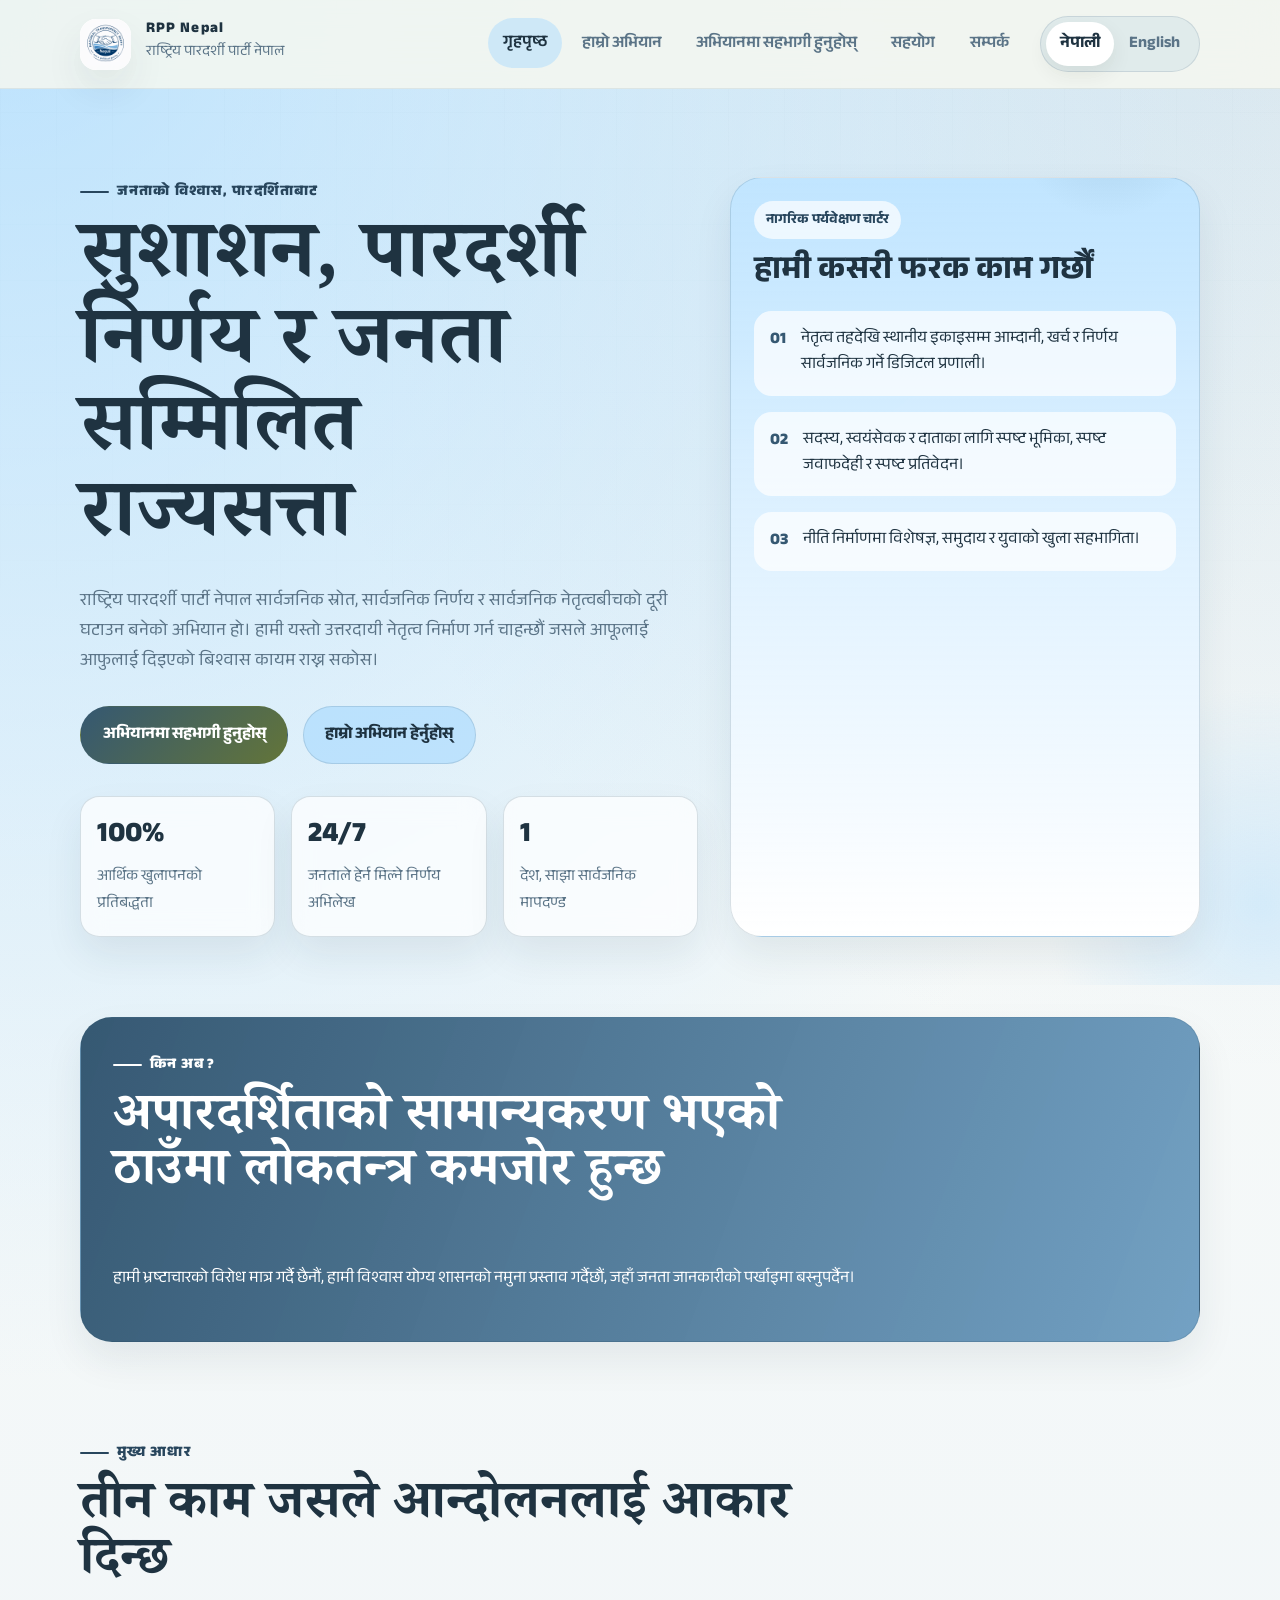
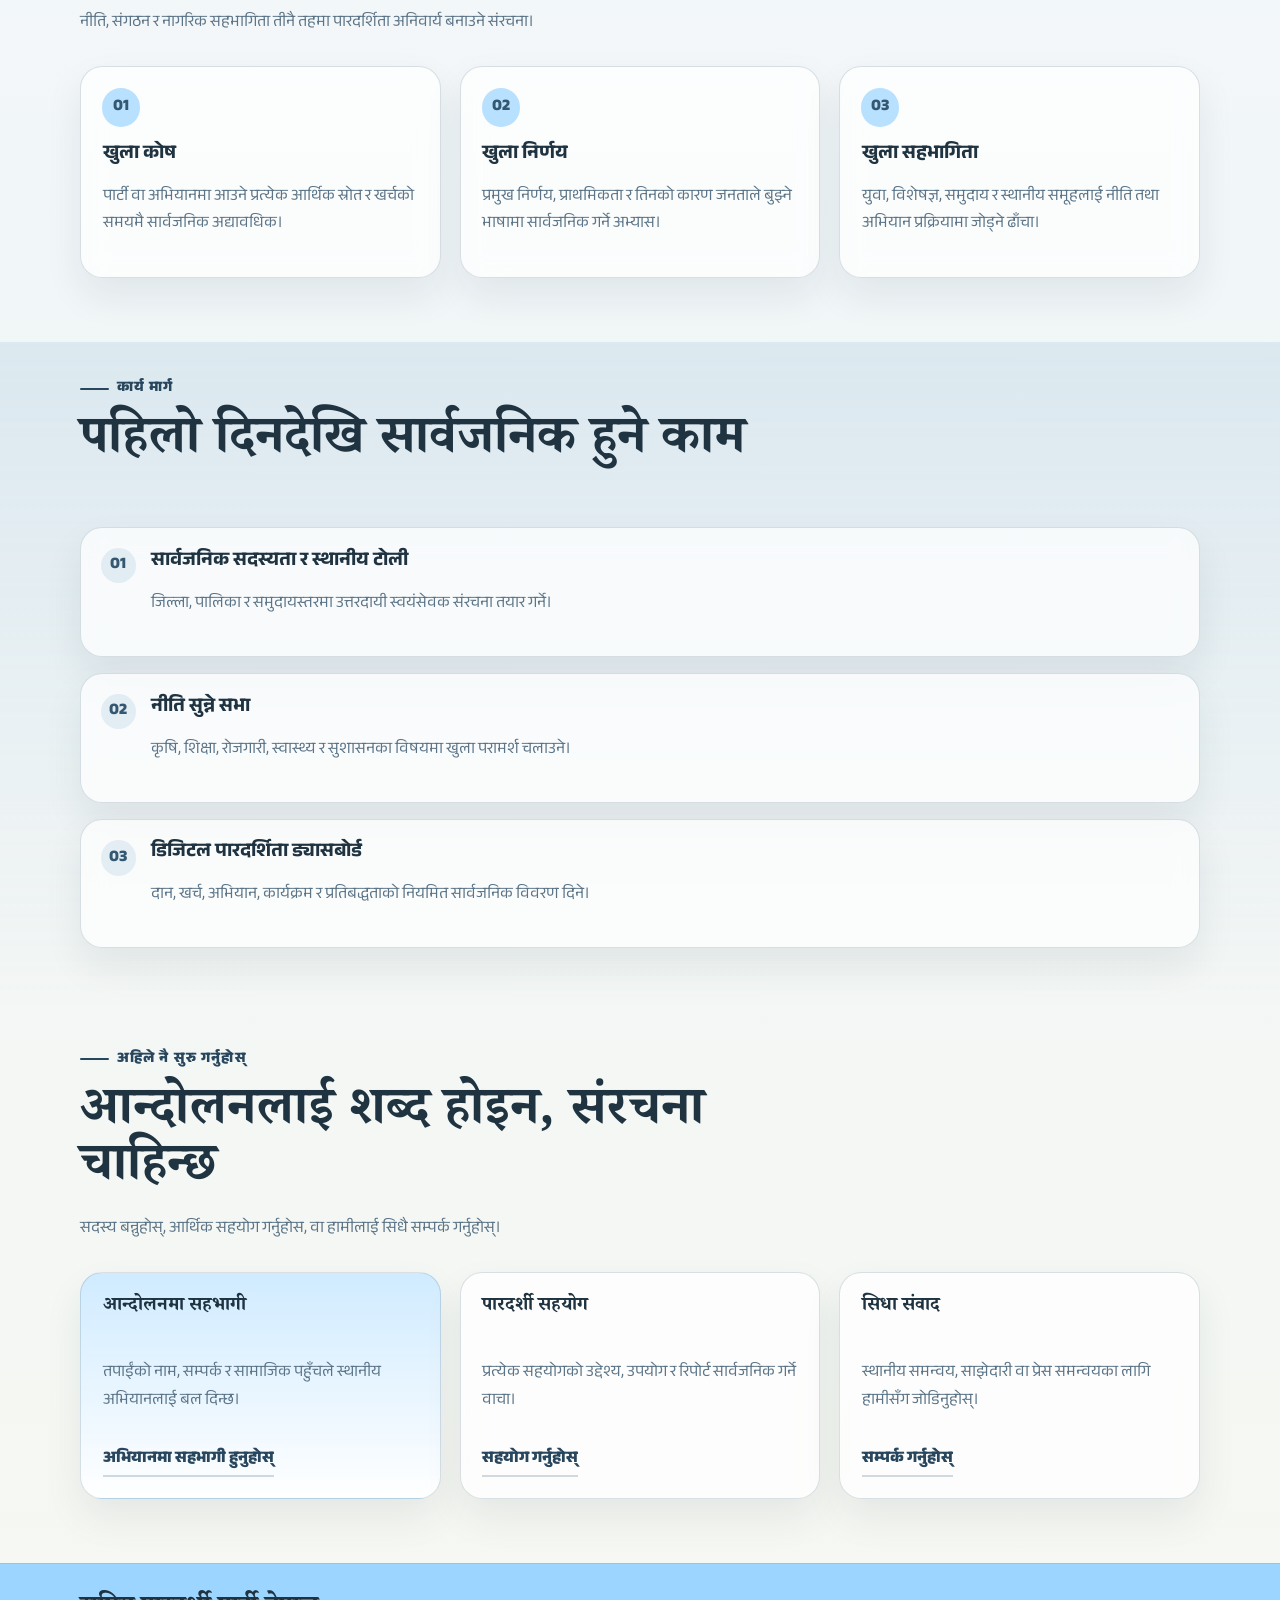
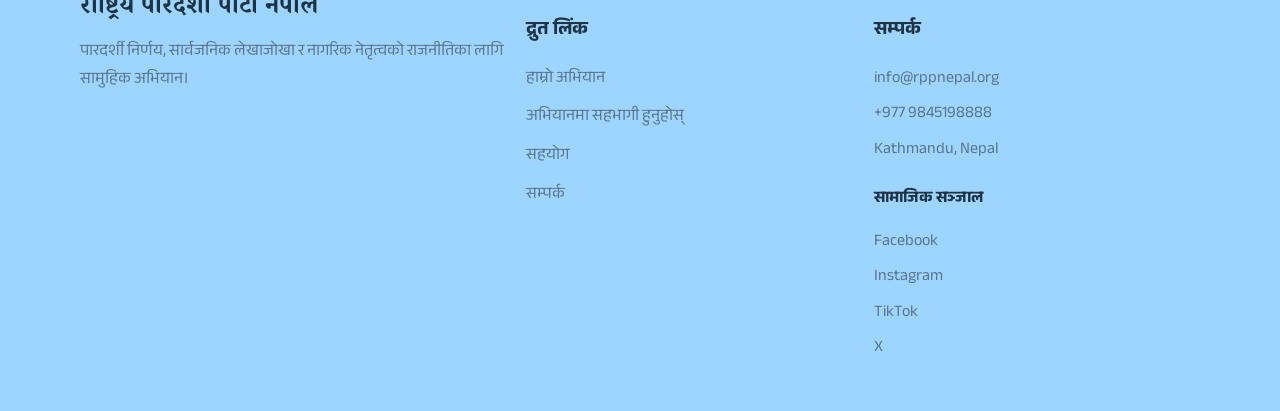
<file: index.html>
<!doctype html>
<html lang="ne">
  <head>
    <meta charset="utf-8">
    <meta name="viewport" content="width=device-width, initial-scale=1">
    <title>National Transparency Party Nepal</title>
    <meta
      name="description"
      content="National Transparency Party Nepal: a civic movement for transparent governance, public accountability, and citizen-led reform."
    >
    <link rel="icon" type="image/png" sizes="32x32" href="favicon.png">
    <link rel="shortcut icon" href="favicon.png">
    <link rel="apple-touch-icon" sizes="180x180" href="apple-touch-icon.png">
    <link rel="preconnect" href="https://fonts.googleapis.com">
    <link rel="preconnect" href="https://fonts.gstatic.com" crossorigin>
    <link
      href="https://fonts.googleapis.com/css2?family=Anek+Devanagari:wght@400;500;600;700;800&family=Noto+Serif+Devanagari:wght@600;700&display=swap"
      rel="stylesheet"
    >
    <link rel="stylesheet" href="assets/css/styles.css">
    <script src="assets/js/site-config.js" defer></script>
    <script src="assets/js/site.js" defer></script>
  </head>
  <body data-page="home" data-page-title="pages.home">
    <header class="site-header">
      <div class="shell header-row">
        <a class="brand" href="index.html" aria-label="National Transparency Party Nepal">
          <img class="brand-mark" src="assets/logo.png" alt="" width="1024" height="1024">
          <span class="brand-text">
            <strong data-i18n="brand.short"></strong>
            <small data-i18n="brand.long"></small>
          </span>
        </a>

        <button
          class="nav-toggle"
          type="button"
          aria-expanded="false"
          aria-controls="site-nav"
          data-nav-toggle
        >
          <span></span>
          <span></span>
        </button>

        <div class="menu-panel">
          <nav class="site-nav" id="site-nav" aria-label="Primary">
            <a href="index.html" data-i18n="nav.home"></a>
            <a href="mission.html" data-i18n="nav.mission"></a>
            <a href="join.html" data-i18n="nav.join"></a>
            <a href="donation.html" data-i18n="nav.donation"></a>
            <a href="contact.html" data-i18n="nav.contact"></a>
          </nav>

          <div class="language-switch" aria-label="Language switcher">
            <button type="button" data-lang-switch="ne">नेपाली</button>
            <button type="button" data-lang-switch="en">English</button>
          </div>
        </div>
      </div>
    </header>

    <main>
      <section class="hero hero-home">
        <div class="shell hero-grid">
          <div class="hero-copy">
            <span class="eyebrow" data-i18n="home.hero.kicker"></span>
            <h1 data-i18n="home.hero.title"></h1>
            <p class="hero-text" data-i18n="home.hero.description"></p>
            <div class="button-row">
              <a class="button button-primary" href="join.html" data-i18n="actions.join"></a>
              <a class="button button-secondary" href="mission.html" data-i18n="actions.mission"></a>
            </div>

            <div class="stat-grid">
              <article class="stat-card">
                <strong data-i18n="home.hero.statOneValue"></strong>
                <span data-i18n="home.hero.statOneLabel"></span>
              </article>
              <article class="stat-card">
                <strong data-i18n="home.hero.statTwoValue"></strong>
                <span data-i18n="home.hero.statTwoLabel"></span>
              </article>
              <article class="stat-card">
                <strong data-i18n="home.hero.statThreeValue"></strong>
                <span data-i18n="home.hero.statThreeLabel"></span>
              </article>
            </div>
          </div>

          <aside class="hero-panel">
            <span class="panel-tag" data-i18n="home.hero.panelLabel"></span>
            <h2 data-i18n="home.hero.panelTitle"></h2>
            <div class="panel-list">
              <div class="panel-item">
                <span class="panel-index">01</span>
                <p data-i18n="home.hero.panelItemOne"></p>
              </div>
              <div class="panel-item">
                <span class="panel-index">02</span>
                <p data-i18n="home.hero.panelItemTwo"></p>
              </div>
              <div class="panel-item">
                <span class="panel-index">03</span>
                <p data-i18n="home.hero.panelItemThree"></p>
              </div>
            </div>
          </aside>
        </div>
      </section>

      <section class="section manifesto-strip">
        <div class="shell manifesto-card">
          <div class="section-heading compact">
            <span class="eyebrow" data-i18n="home.manifesto.kicker"></span>
            <h2 data-i18n="home.manifesto.title"></h2>
          </div>
          <p class="manifesto-text" data-i18n="home.manifesto.description"></p>
        </div>
      </section>

      <section class="section">
        <div class="shell">
          <div class="section-heading">
            <span class="eyebrow" data-i18n="home.pillars.kicker"></span>
            <h2 data-i18n="home.pillars.title"></h2>
            <p data-i18n="home.pillars.description"></p>
          </div>

          <div class="card-grid">
            <article class="info-card">
              <span class="card-badge">01</span>
              <h3 data-i18n="home.pillars.cardOneTitle"></h3>
              <p data-i18n="home.pillars.cardOneDescription"></p>
            </article>
            <article class="info-card">
              <span class="card-badge">02</span>
              <h3 data-i18n="home.pillars.cardTwoTitle"></h3>
              <p data-i18n="home.pillars.cardTwoDescription"></p>
            </article>
            <article class="info-card">
              <span class="card-badge">03</span>
              <h3 data-i18n="home.pillars.cardThreeTitle"></h3>
              <p data-i18n="home.pillars.cardThreeDescription"></p>
            </article>
          </div>
        </div>
      </section>

      <section class="section section-soft">
        <div class="shell roadmap-layout">
          <div class="section-heading compact">
            <span class="eyebrow" data-i18n="home.roadmap.kicker"></span>
            <h2 data-i18n="home.roadmap.title"></h2>
          </div>

          <div class="timeline">
            <article class="timeline-step">
              <span class="timeline-index">01</span>
              <h3 data-i18n="home.roadmap.stepOneTitle"></h3>
              <p data-i18n="home.roadmap.stepOneDescription"></p>
            </article>
            <article class="timeline-step">
              <span class="timeline-index">02</span>
              <h3 data-i18n="home.roadmap.stepTwoTitle"></h3>
              <p data-i18n="home.roadmap.stepTwoDescription"></p>
            </article>
            <article class="timeline-step">
              <span class="timeline-index">03</span>
              <h3 data-i18n="home.roadmap.stepThreeTitle"></h3>
              <p data-i18n="home.roadmap.stepThreeDescription"></p>
            </article>
          </div>
        </div>
      </section>

      <section class="section">
        <div class="shell">
          <div class="section-heading compact">
            <span class="eyebrow" data-i18n="home.cta.kicker"></span>
            <h2 data-i18n="home.cta.title"></h2>
            <p data-i18n="home.cta.description"></p>
          </div>

          <div class="cta-grid">
            <article class="cta-card cta-card-primary">
              <h3 data-i18n="home.cta.joinTitle"></h3>
              <p data-i18n="home.cta.joinDescription"></p>
              <a href="join.html" data-i18n="actions.join"></a>
            </article>
            <article class="cta-card">
              <h3 data-i18n="home.cta.donationTitle"></h3>
              <p data-i18n="home.cta.donationDescription"></p>
              <a href="donation.html" data-i18n="actions.donate"></a>
            </article>
            <article class="cta-card">
              <h3 data-i18n="home.cta.contactTitle"></h3>
              <p data-i18n="home.cta.contactDescription"></p>
              <a href="contact.html" data-i18n="actions.contact"></a>
            </article>
          </div>
        </div>
      </section>
    </main>

    <footer class="site-footer">
      <div class="shell footer-grid">
        <div>
          <h2 data-i18n="brand.long"></h2>
          <p data-i18n="footer.tagline"></p>
        </div>

        <div>
          <h3 data-i18n="footer.quickLinksTitle"></h3>
          <ul class="footer-links">
            <li><a href="mission.html" data-i18n="nav.mission"></a></li>
            <li><a href="join.html" data-i18n="nav.join"></a></li>
            <li><a href="donation.html" data-i18n="nav.donation"></a></li>
            <li><a href="contact.html" data-i18n="nav.contact"></a></li>
          </ul>
        </div>

        <div>
          <h3 data-i18n="footer.contactTitle"></h3>
          <ul class="footer-links footer-links-compact">
            <li>
              <a href="#" data-config="organization.email" data-config-type="email"></a>
            </li>
            <li>
              <a href="#" data-config="organization.phone" data-config-type="tel"></a>
            </li>
            <li>
              <span data-config="organization.address"></span>
            </li>
          </ul>
          <h3 class="footer-subheading" data-i18n="footer.socialTitle"></h3>
          <ul class="footer-links footer-links-compact">
            <li><a href="#" data-config="organization.social.facebook" data-config-type="url">Facebook</a></li>
            <li><a href="#" data-config="organization.social.instagram" data-config-type="url">Instagram</a></li>
            <li><a href="#" data-config="organization.social.tiktok" data-config-type="url">TikTok</a></li>
            <li><a href="#" data-config="organization.social.x" data-config-type="url">X</a></li>
          </ul>
        </div>
      </div>
    </footer>
  </body>
</html>
</file>
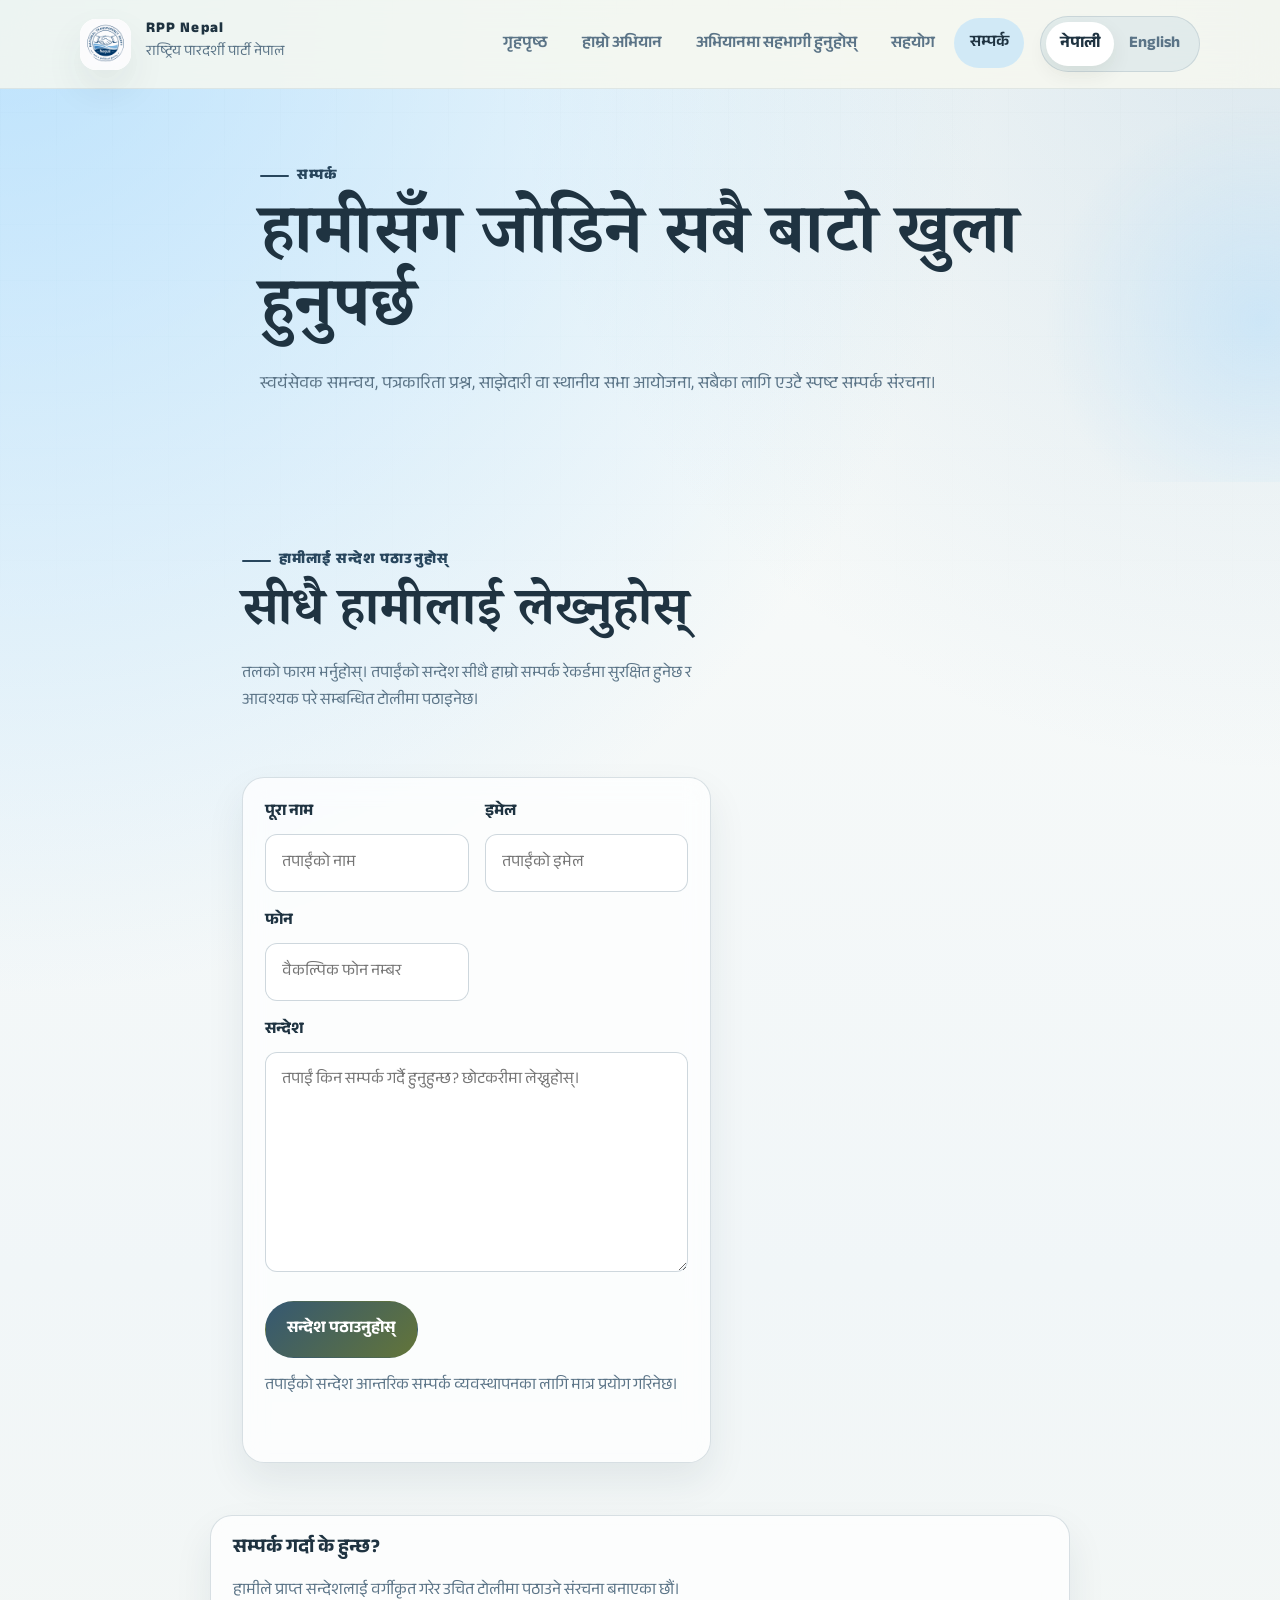
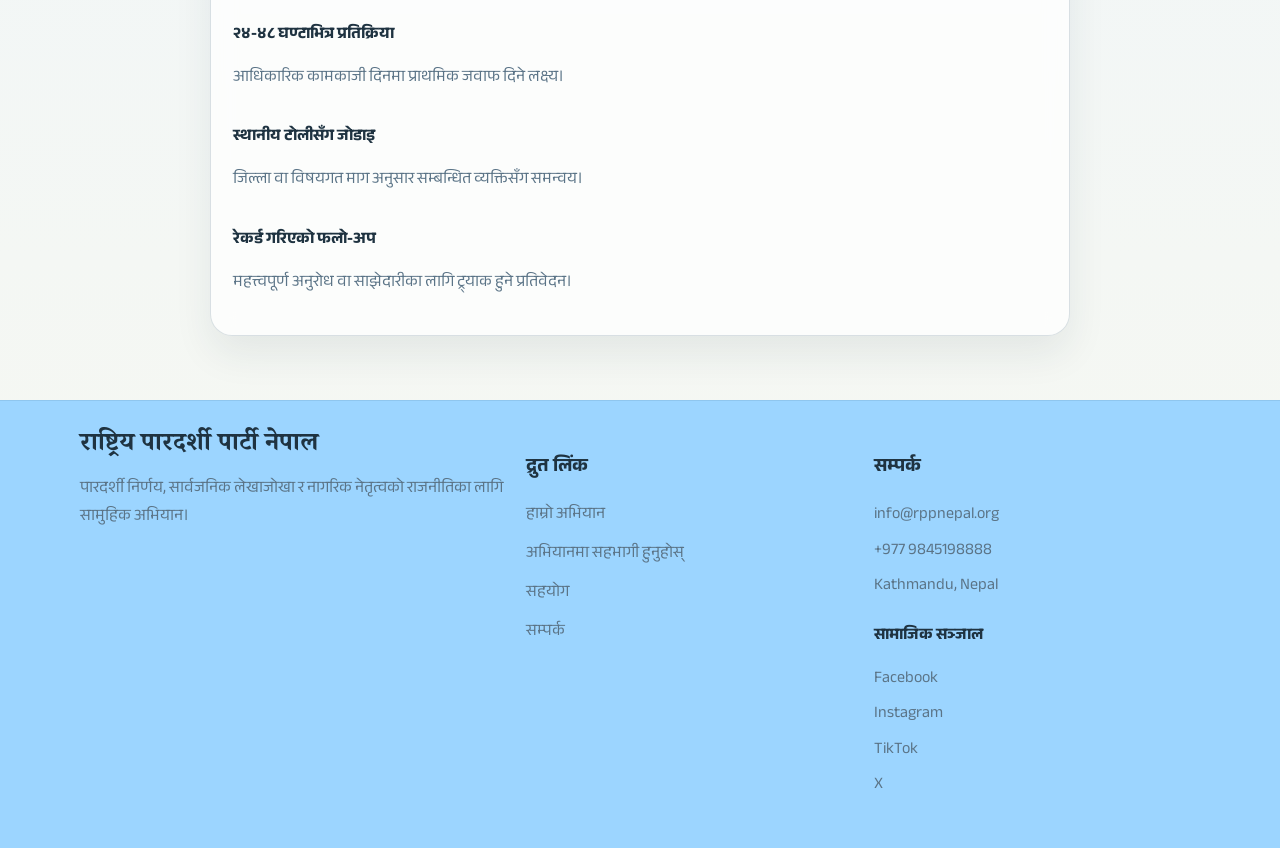
<file: contact.html>
<!doctype html>
<html lang="ne">
  <head>
    <meta charset="utf-8">
    <meta name="viewport" content="width=device-width, initial-scale=1">
    <title>Contact Us | National Transparency Party Nepal</title>
    <link rel="icon" type="image/png" sizes="32x32" href="favicon.png">
    <link rel="shortcut icon" href="favicon.png">
    <link rel="apple-touch-icon" sizes="180x180" href="apple-touch-icon.png">
    <link rel="preconnect" href="https://fonts.googleapis.com">
    <link rel="preconnect" href="https://fonts.gstatic.com" crossorigin>
    <link
      href="https://fonts.googleapis.com/css2?family=Anek+Devanagari:wght@400;500;600;700;800&family=Noto+Serif+Devanagari:wght@600;700&display=swap"
      rel="stylesheet"
    >
    <link rel="stylesheet" href="assets/css/styles.css">
    <script src="assets/js/site-config.js" defer></script>
    <script src="assets/js/site.js" defer></script>
    <script src="assets/js/contact.js" defer></script>
  </head>
  <body data-page="contact" data-page-title="pages.contact">
    <header class="site-header">
      <div class="shell header-row">
        <a class="brand" href="index.html" aria-label="National Transparency Party Nepal">
          <img class="brand-mark" src="assets/logo.png" alt="" width="1024" height="1024">
          <span class="brand-text">
            <strong data-i18n="brand.short"></strong>
            <small data-i18n="brand.long"></small>
          </span>
        </a>

        <button
          class="nav-toggle"
          type="button"
          aria-expanded="false"
          aria-controls="site-nav"
          data-nav-toggle
        >
          <span></span>
          <span></span>
        </button>

        <div class="menu-panel">
          <nav class="site-nav" id="site-nav" aria-label="Primary">
            <a href="index.html" data-i18n="nav.home"></a>
            <a href="mission.html" data-i18n="nav.mission"></a>
            <a href="join.html" data-i18n="nav.join"></a>
            <a href="donation.html" data-i18n="nav.donation"></a>
            <a href="contact.html" data-i18n="nav.contact"></a>
          </nav>

          <div class="language-switch" aria-label="Language switcher">
            <button type="button" data-lang-switch="ne">नेपाली</button>
            <button type="button" data-lang-switch="en">English</button>
          </div>
        </div>
      </div>
    </header>

    <main>
      <section class="page-hero">
        <div class="shell page-hero-shell">
          <span class="eyebrow" data-i18n="contact.hero.kicker"></span>
          <h1 data-i18n="contact.hero.title"></h1>
          <p data-i18n="contact.hero.description"></p>
        </div>
      </section>

      <section class="section">
        <div class="shell contact-grid">
          <div class="form-shell contact-form-shell">
            <div class="form-stack">
              <div class="section-heading compact">
                <span class="eyebrow" data-i18n="contact.form.kicker"></span>
                <h2 data-i18n="contact.form.title"></h2>
                <p data-i18n="contact.form.description"></p>
              </div>

              <form class="join-form" id="contact-form" novalidate>
                <input type="hidden" name="website" autocomplete="off" tabindex="-1">

                <div class="field-grid">
                  <label class="field">
                    <span data-i18n="contact.form.nameLabel"></span>
                    <input
                      type="text"
                      name="full_name"
                      required
                      maxlength="120"
                      autocomplete="name"
                      data-i18n-placeholder="contact.form.namePlaceholder"
                    >
                  </label>

                  <label class="field">
                    <span data-i18n="contact.form.emailLabel"></span>
                    <input
                      type="email"
                      name="email"
                      required
                      maxlength="255"
                      autocomplete="email"
                      data-i18n-placeholder="contact.form.emailPlaceholder"
                    >
                  </label>

                  <label class="field">
                    <span data-i18n="contact.form.phoneLabel"></span>
                    <input
                      type="tel"
                      name="phone"
                      maxlength="40"
                      autocomplete="tel"
                      inputmode="tel"
                      data-i18n-placeholder="contact.form.phonePlaceholder"
                    >
                  </label>

                  <label class="field field-full">
                    <span data-i18n="contact.form.messageLabel"></span>
                    <textarea
                      name="message"
                      required
                      maxlength="4000"
                      rows="7"
                      data-i18n-placeholder="contact.form.messagePlaceholder"
                    ></textarea>
                  </label>
                </div>

                <div class="form-actions">
                  <button class="button button-primary" type="submit" data-i18n="contact.form.submit"></button>
                  <p class="form-note" data-i18n="contact.form.privacy"></p>
                </div>

                <p class="status-message" id="contact-form-status" role="status" aria-live="polite"></p>
              </form>
            </div>
          </div>

          <aside class="contact-sidebar">
            <article class="info-card">
              <h3 data-i18n="contact.expect.title"></h3>
              <p data-i18n="contact.expect.description"></p>
              <div class="mini-list">
                <div>
                  <strong data-i18n="contact.expect.pointOneTitle"></strong>
                  <p data-i18n="contact.expect.pointOneDescription"></p>
                </div>
                <div>
                  <strong data-i18n="contact.expect.pointTwoTitle"></strong>
                  <p data-i18n="contact.expect.pointTwoDescription"></p>
                </div>
                <div>
                  <strong data-i18n="contact.expect.pointThreeTitle"></strong>
                  <p data-i18n="contact.expect.pointThreeDescription"></p>
                </div>
              </div>
            </article>
          </aside>
        </div>
      </section>
    </main>

    <footer class="site-footer">
      <div class="shell footer-grid">
        <div>
          <h2 data-i18n="brand.long"></h2>
          <p data-i18n="footer.tagline"></p>
        </div>

        <div>
          <h3 data-i18n="footer.quickLinksTitle"></h3>
          <ul class="footer-links">
            <li><a href="mission.html" data-i18n="nav.mission"></a></li>
            <li><a href="join.html" data-i18n="nav.join"></a></li>
            <li><a href="donation.html" data-i18n="nav.donation"></a></li>
            <li><a href="contact.html" data-i18n="nav.contact"></a></li>
          </ul>
        </div>

        <div>
          <h3 data-i18n="footer.contactTitle"></h3>
          <ul class="footer-links footer-links-compact">
            <li>
              <a href="#" data-config="organization.email" data-config-type="email"></a>
            </li>
            <li>
              <a href="#" data-config="organization.phone" data-config-type="tel"></a>
            </li>
            <li>
              <span data-config="organization.address"></span>
            </li>
          </ul>
          <h3 class="footer-subheading" data-i18n="footer.socialTitle"></h3>
          <ul class="footer-links footer-links-compact">
            <li><a href="#" data-config="organization.social.facebook" data-config-type="url">Facebook</a></li>
            <li><a href="#" data-config="organization.social.instagram" data-config-type="url">Instagram</a></li>
            <li><a href="#" data-config="organization.social.tiktok" data-config-type="url">TikTok</a></li>
            <li><a href="#" data-config="organization.social.x" data-config-type="url">X</a></li>
          </ul>
        </div>
      </div>
    </footer>
  </body>
</html>
</file>
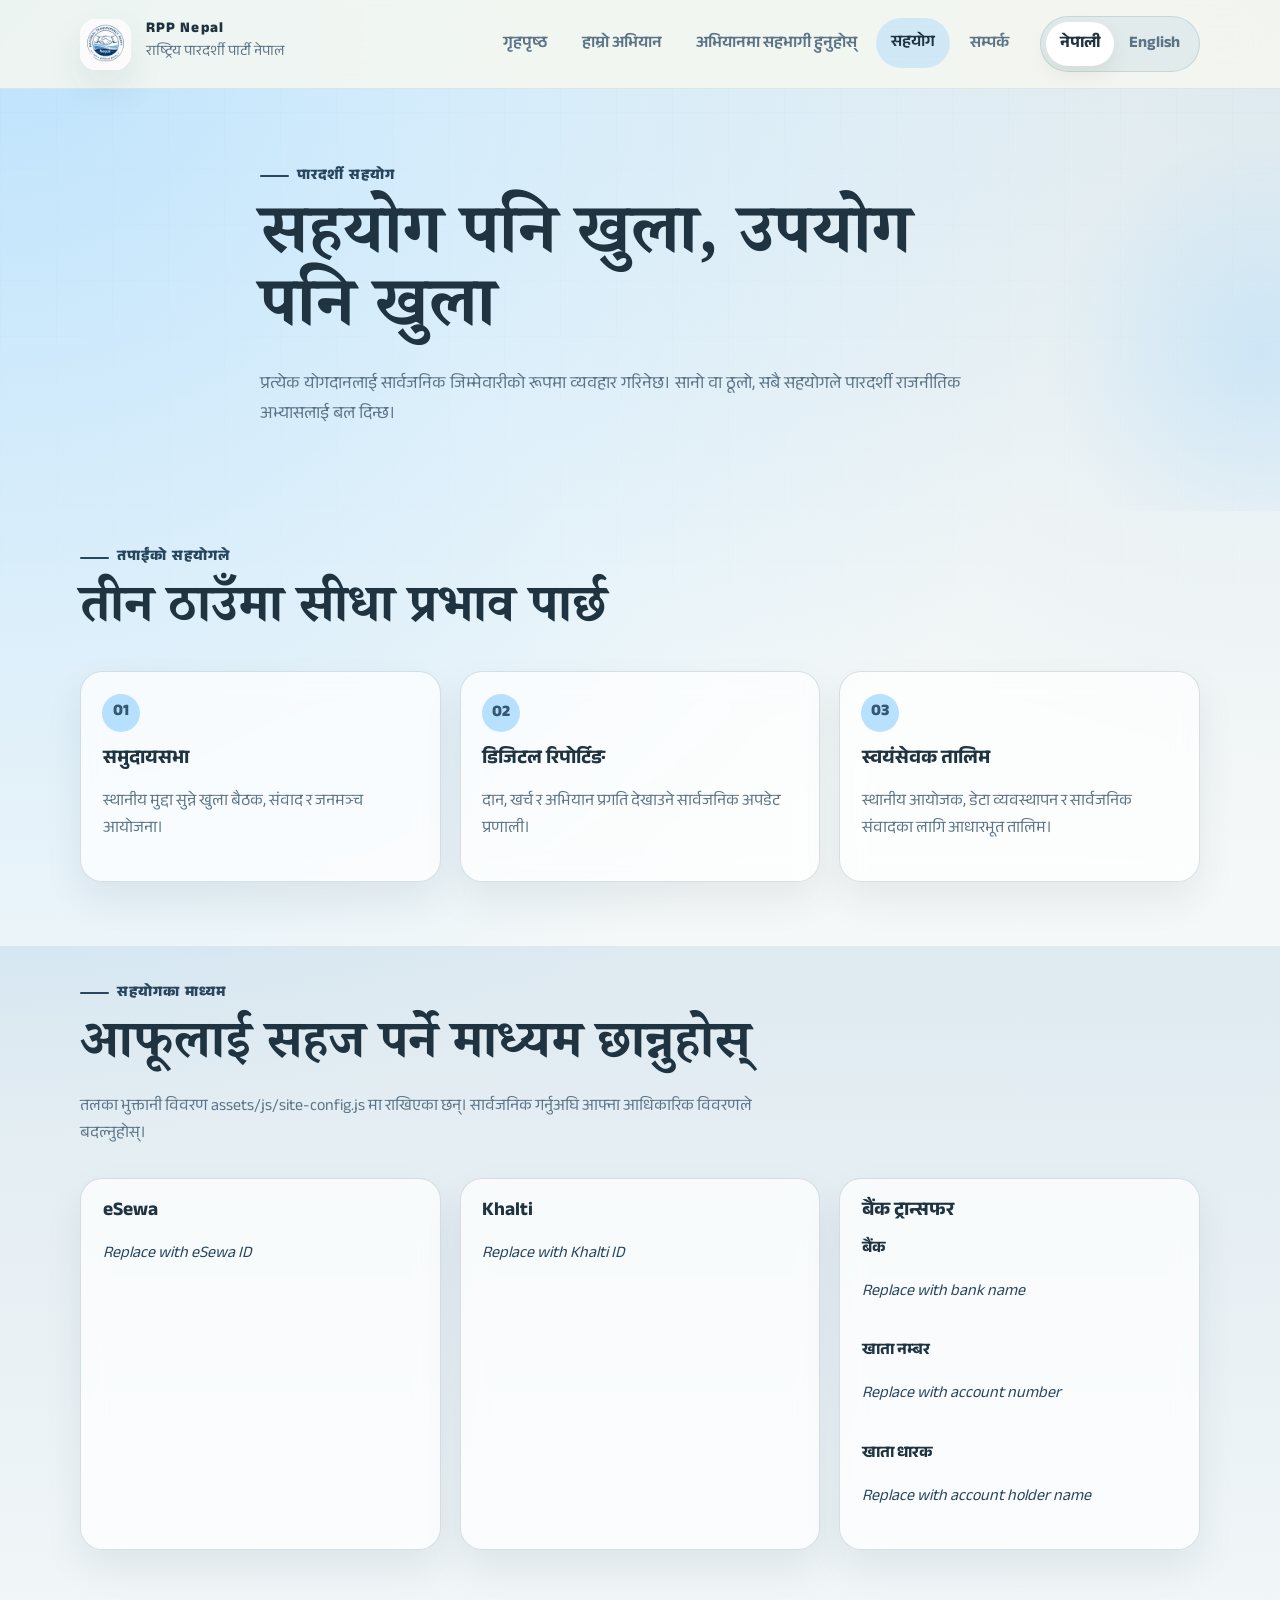
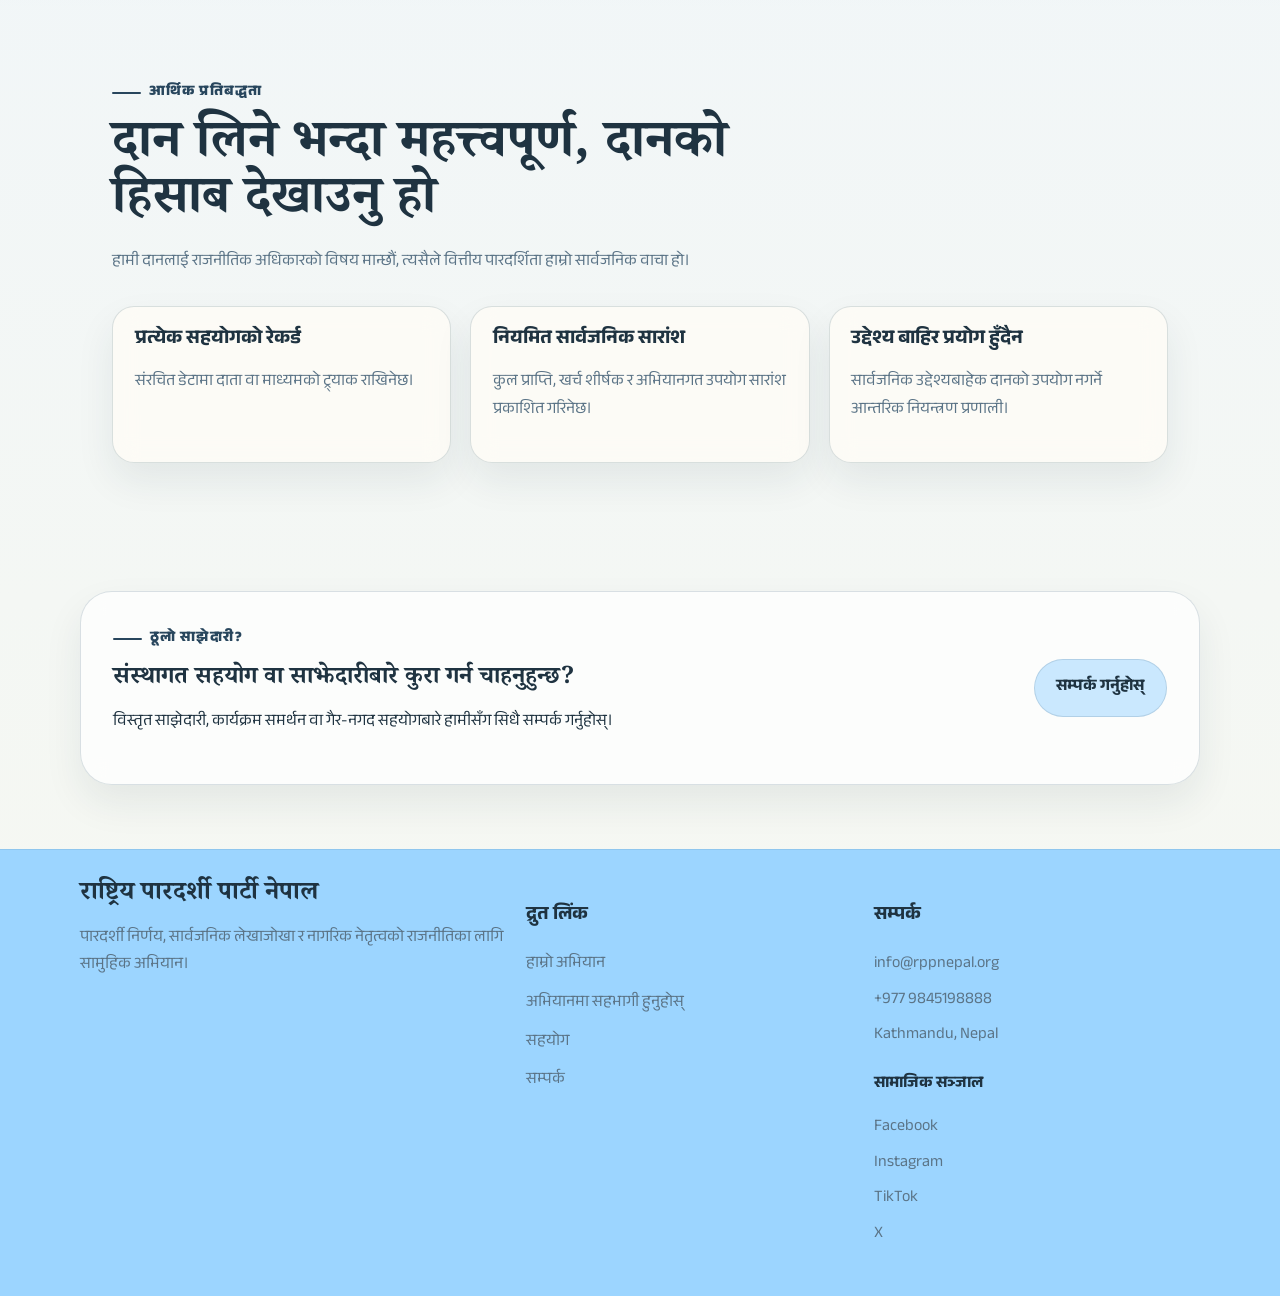
<file: donation.html>
<!doctype html>
<html lang="ne">
  <head>
    <meta charset="utf-8">
    <meta name="viewport" content="width=device-width, initial-scale=1">
    <title>Donation | National Transparency Party Nepal</title>
    <link rel="icon" type="image/png" sizes="32x32" href="favicon.png">
    <link rel="shortcut icon" href="favicon.png">
    <link rel="apple-touch-icon" sizes="180x180" href="apple-touch-icon.png">
    <link rel="preconnect" href="https://fonts.googleapis.com">
    <link rel="preconnect" href="https://fonts.gstatic.com" crossorigin>
    <link
      href="https://fonts.googleapis.com/css2?family=Anek+Devanagari:wght@400;500;600;700;800&family=Noto+Serif+Devanagari:wght@600;700&display=swap"
      rel="stylesheet"
    >
    <link rel="stylesheet" href="assets/css/styles.css">
    <script src="assets/js/site-config.js" defer></script>
    <script src="assets/js/site.js" defer></script>
  </head>
  <body data-page="donation" data-page-title="pages.donation">
    <header class="site-header">
      <div class="shell header-row">
        <a class="brand" href="index.html" aria-label="National Transparency Party Nepal">
          <img class="brand-mark" src="assets/logo.png" alt="" width="1024" height="1024">
          <span class="brand-text">
            <strong data-i18n="brand.short"></strong>
            <small data-i18n="brand.long"></small>
          </span>
        </a>

        <button
          class="nav-toggle"
          type="button"
          aria-expanded="false"
          aria-controls="site-nav"
          data-nav-toggle
        >
          <span></span>
          <span></span>
        </button>

        <div class="menu-panel">
          <nav class="site-nav" id="site-nav" aria-label="Primary">
            <a href="index.html" data-i18n="nav.home"></a>
            <a href="mission.html" data-i18n="nav.mission"></a>
            <a href="join.html" data-i18n="nav.join"></a>
            <a href="donation.html" data-i18n="nav.donation"></a>
            <a href="contact.html" data-i18n="nav.contact"></a>
          </nav>

          <div class="language-switch" aria-label="Language switcher">
            <button type="button" data-lang-switch="ne">नेपाली</button>
            <button type="button" data-lang-switch="en">English</button>
          </div>
        </div>
      </div>
    </header>

    <main>
      <section class="page-hero">
        <div class="shell page-hero-shell">
          <span class="eyebrow" data-i18n="donation.hero.kicker"></span>
          <h1 data-i18n="donation.hero.title"></h1>
          <p data-i18n="donation.hero.description"></p>
        </div>
      </section>

      <section class="section">
        <div class="shell">
          <div class="section-heading compact">
            <span class="eyebrow" data-i18n="donation.impact.kicker"></span>
            <h2 data-i18n="donation.impact.title"></h2>
          </div>

          <div class="card-grid">
            <article class="info-card">
              <span class="card-badge">01</span>
              <h3 data-i18n="donation.impact.cardOneTitle"></h3>
              <p data-i18n="donation.impact.cardOneDescription"></p>
            </article>
            <article class="info-card">
              <span class="card-badge">02</span>
              <h3 data-i18n="donation.impact.cardTwoTitle"></h3>
              <p data-i18n="donation.impact.cardTwoDescription"></p>
            </article>
            <article class="info-card">
              <span class="card-badge">03</span>
              <h3 data-i18n="donation.impact.cardThreeTitle"></h3>
              <p data-i18n="donation.impact.cardThreeDescription"></p>
            </article>
          </div>
        </div>
      </section>

      <section class="section section-soft">
        <div class="shell">
          <div class="section-heading compact">
            <span class="eyebrow" data-i18n="donation.methods.kicker"></span>
            <h2 data-i18n="donation.methods.title"></h2>
            <p data-i18n="donation.methods.description"></p>
          </div>

          <div class="card-grid">
            <article class="info-card">
              <h3 data-i18n="donation.methods.esewaTitle"></h3>
              <p data-config="donation.esewaId"></p>
            </article>
            <article class="info-card">
              <h3 data-i18n="donation.methods.khaltiTitle"></h3>
              <p data-config="donation.khaltiId"></p>
            </article>
            <article class="info-card">
              <h3 data-i18n="donation.methods.bankTitle"></h3>
              <div class="mini-list">
                <div>
                  <strong data-i18n="donation.methods.bankNameLabel"></strong>
                  <p data-config="donation.bankName"></p>
                </div>
                <div>
                  <strong data-i18n="donation.methods.bankAccountLabel"></strong>
                  <p data-config="donation.bankAccountNumber"></p>
                </div>
                <div>
                  <strong data-i18n="donation.methods.bankHolderLabel"></strong>
                  <p data-config="donation.bankAccountName"></p>
                </div>
              </div>
            </article>
          </div>
        </div>
      </section>

      <section class="section">
        <div class="shell promise-panel">
          <div class="section-heading compact">
            <span class="eyebrow" data-i18n="donation.promise.kicker"></span>
            <h2 data-i18n="donation.promise.title"></h2>
            <p data-i18n="donation.promise.description"></p>
          </div>

          <div class="promise-grid">
            <article class="pledge-card">
              <h3 data-i18n="donation.promise.pointOneTitle"></h3>
              <p data-i18n="donation.promise.pointOneDescription"></p>
            </article>
            <article class="pledge-card">
              <h3 data-i18n="donation.promise.pointTwoTitle"></h3>
              <p data-i18n="donation.promise.pointTwoDescription"></p>
            </article>
            <article class="pledge-card">
              <h3 data-i18n="donation.promise.pointThreeTitle"></h3>
              <p data-i18n="donation.promise.pointThreeDescription"></p>
            </article>
          </div>
        </div>
      </section>

      <section class="section">
        <div class="shell callout-banner">
          <div>
            <span class="eyebrow" data-i18n="donation.contactCta.kicker"></span>
            <h2 data-i18n="donation.contactCta.title"></h2>
            <p data-i18n="donation.contactCta.description"></p>
          </div>
          <a class="button button-secondary" href="contact.html" data-i18n="actions.contact"></a>
        </div>
      </section>
    </main>

    <footer class="site-footer">
      <div class="shell footer-grid">
        <div>
          <h2 data-i18n="brand.long"></h2>
          <p data-i18n="footer.tagline"></p>
        </div>

        <div>
          <h3 data-i18n="footer.quickLinksTitle"></h3>
          <ul class="footer-links">
            <li><a href="mission.html" data-i18n="nav.mission"></a></li>
            <li><a href="join.html" data-i18n="nav.join"></a></li>
            <li><a href="donation.html" data-i18n="nav.donation"></a></li>
            <li><a href="contact.html" data-i18n="nav.contact"></a></li>
          </ul>
        </div>

        <div>
          <h3 data-i18n="footer.contactTitle"></h3>
          <ul class="footer-links footer-links-compact">
            <li>
              <a href="#" data-config="organization.email" data-config-type="email"></a>
            </li>
            <li>
              <a href="#" data-config="organization.phone" data-config-type="tel"></a>
            </li>
            <li>
              <span data-config="organization.address"></span>
            </li>
          </ul>
          <h3 class="footer-subheading" data-i18n="footer.socialTitle"></h3>
          <ul class="footer-links footer-links-compact">
            <li><a href="#" data-config="organization.social.facebook" data-config-type="url">Facebook</a></li>
            <li><a href="#" data-config="organization.social.instagram" data-config-type="url">Instagram</a></li>
            <li><a href="#" data-config="organization.social.tiktok" data-config-type="url">TikTok</a></li>
            <li><a href="#" data-config="organization.social.x" data-config-type="url">X</a></li>
          </ul>
        </div>
      </div>
    </footer>
  </body>
</html>
</file>
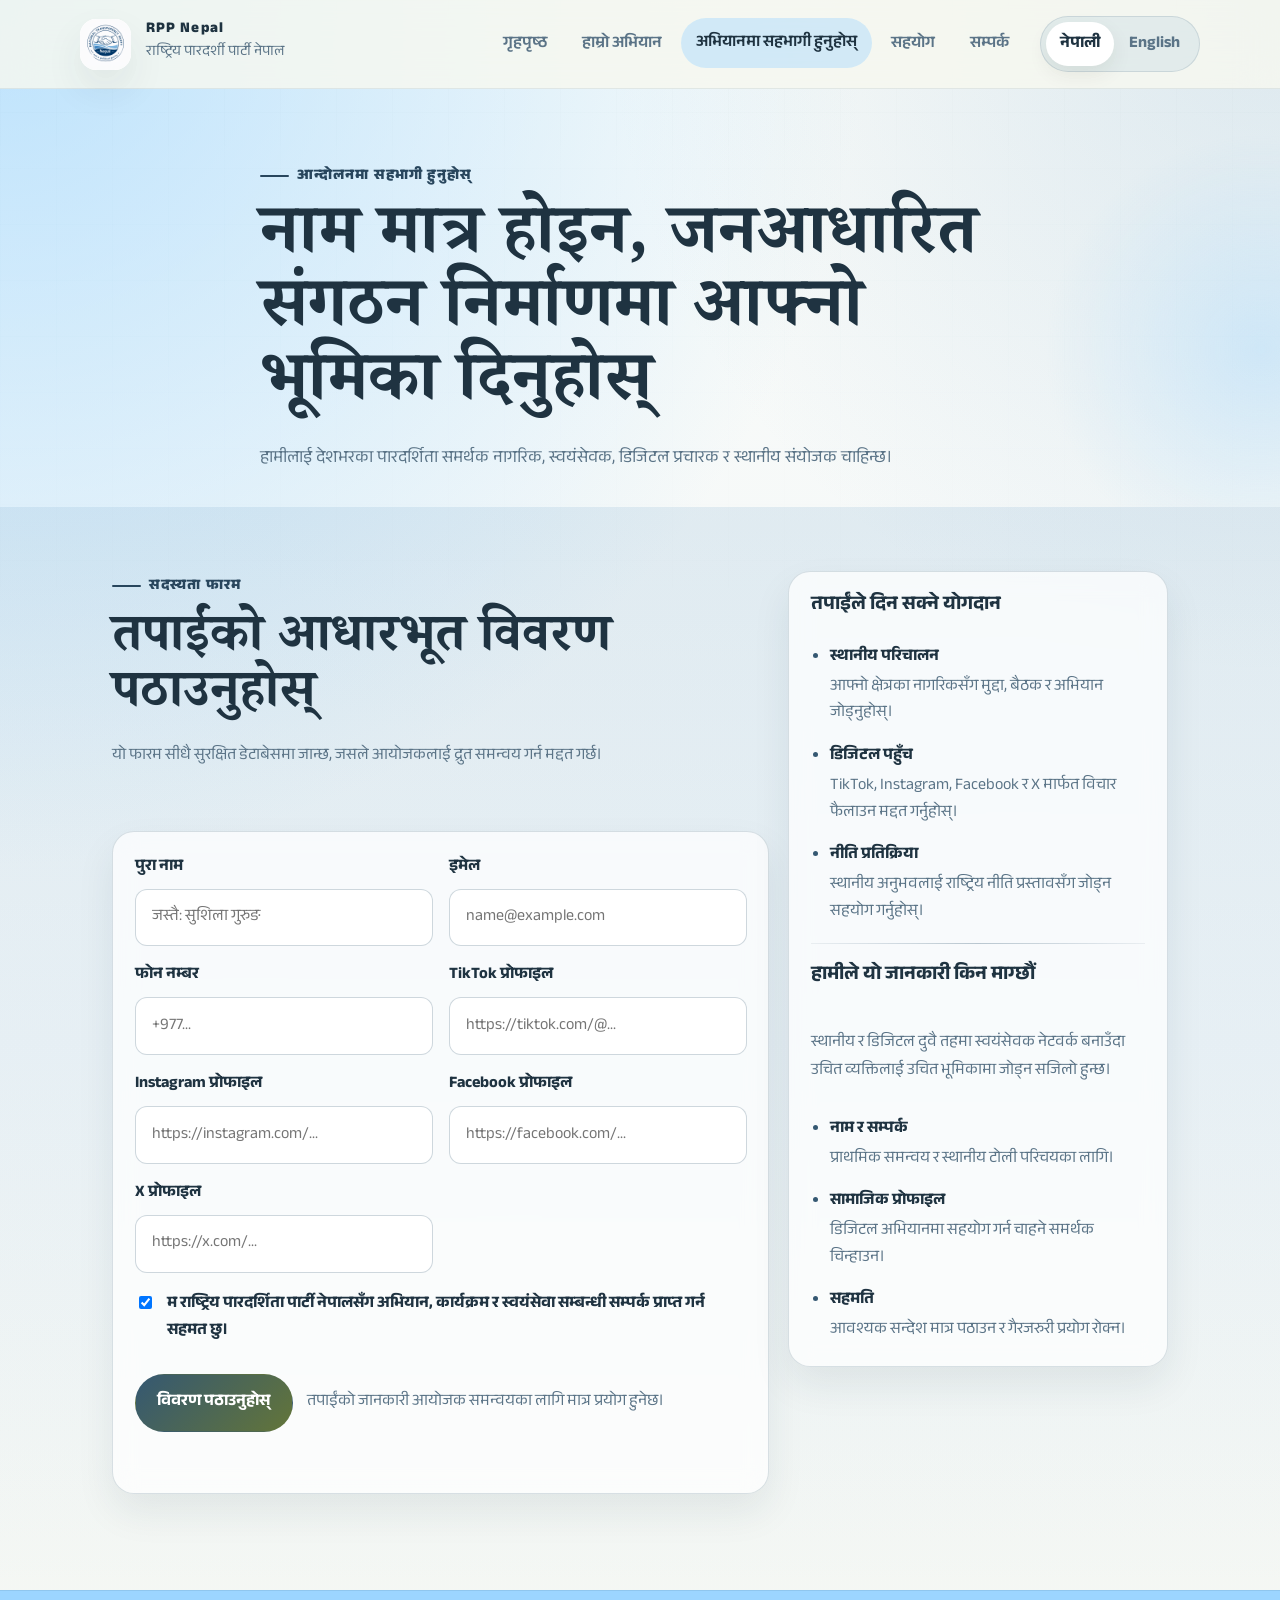
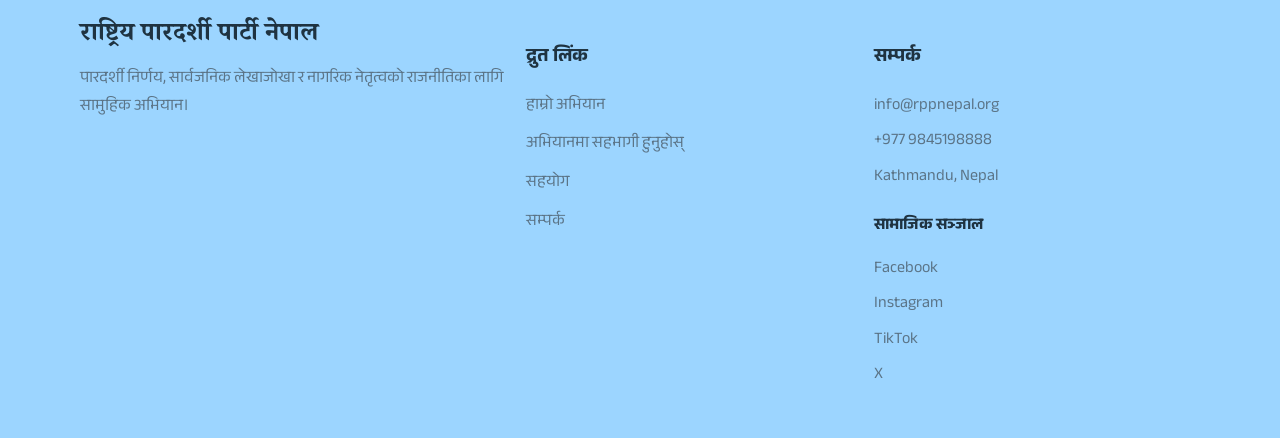
<file: join.html>
<!doctype html>
<html lang="ne">
  <head>
    <meta charset="utf-8">
    <meta name="viewport" content="width=device-width, initial-scale=1">
    <title>Join the Movement | National Transparency Party Nepal</title>
    <link rel="icon" type="image/png" sizes="32x32" href="favicon.png">
    <link rel="shortcut icon" href="favicon.png">
    <link rel="apple-touch-icon" sizes="180x180" href="apple-touch-icon.png">
    <link rel="preconnect" href="https://fonts.googleapis.com">
    <link rel="preconnect" href="https://fonts.gstatic.com" crossorigin>
    <link
      href="https://fonts.googleapis.com/css2?family=Anek+Devanagari:wght@400;500;600;700;800&family=Noto+Serif+Devanagari:wght@600;700&display=swap"
      rel="stylesheet"
    >
    <link rel="stylesheet" href="assets/css/styles.css">
    <script src="assets/js/site-config.js" defer></script>
    <script src="assets/js/site.js" defer></script>
    <script src="assets/js/join.js" defer></script>
  </head>
  <body data-page="join" data-page-title="pages.join">
    <header class="site-header">
      <div class="shell header-row">
        <a class="brand" href="index.html" aria-label="National Transparency Party Nepal">
          <img class="brand-mark" src="assets/logo.png" alt="" width="1024" height="1024">
          <span class="brand-text">
            <strong data-i18n="brand.short"></strong>
            <small data-i18n="brand.long"></small>
          </span>
        </a>

        <button
          class="nav-toggle"
          type="button"
          aria-expanded="false"
          aria-controls="site-nav"
          data-nav-toggle
        >
          <span></span>
          <span></span>
        </button>

        <div class="menu-panel">
          <nav class="site-nav" id="site-nav" aria-label="Primary">
            <a href="index.html" data-i18n="nav.home"></a>
            <a href="mission.html" data-i18n="nav.mission"></a>
            <a href="join.html" data-i18n="nav.join"></a>
            <a href="donation.html" data-i18n="nav.donation"></a>
            <a href="contact.html" data-i18n="nav.contact"></a>
          </nav>

          <div class="language-switch" aria-label="Language switcher">
            <button type="button" data-lang-switch="ne">नेपाली</button>
            <button type="button" data-lang-switch="en">English</button>
          </div>
        </div>
      </div>
    </header>

    <main>
      <section class="page-hero">
        <div class="shell page-hero-shell">
          <span class="eyebrow" data-i18n="join.hero.kicker"></span>
          <h1 data-i18n="join.hero.title"></h1>
          <p data-i18n="join.hero.description"></p>
        </div>
      </section>

      <section class="section section-soft">
        <div class="shell form-shell form-shell-priority">
          <div class="form-stack">
            <div class="section-heading compact">
              <span class="eyebrow" data-i18n="join.form.kicker"></span>
              <h2 data-i18n="join.form.title"></h2>
              <p data-i18n="join.form.description"></p>
            </div>

            <form class="join-form" id="join-form" novalidate>
              <input type="hidden" name="website" autocomplete="off" tabindex="-1">

              <div class="field-grid">
                <label class="field">
                  <span data-i18n="join.form.nameLabel"></span>
                  <input
                    type="text"
                    name="full_name"
                    required
                    maxlength="120"
                    autocomplete="name"
                    data-i18n-placeholder="join.form.namePlaceholder"
                  >
                </label>

                <label class="field">
                  <span data-i18n="join.form.emailLabel"></span>
                  <input
                    type="email"
                    name="email"
                    required
                    maxlength="255"
                    autocomplete="email"
                    data-i18n-placeholder="join.form.emailPlaceholder"
                  >
                </label>

                <label class="field">
                  <span data-i18n="join.form.phoneLabel"></span>
                  <input
                    type="tel"
                    name="phone"
                    required
                    maxlength="40"
                    autocomplete="tel"
                    inputmode="tel"
                    data-i18n-placeholder="join.form.phonePlaceholder"
                  >
                </label>

                <label class="field">
                  <span data-i18n="join.form.tiktokLabel"></span>
                  <input
                    type="url"
                    name="tiktok"
                    maxlength="255"
                    autocomplete="url"
                    data-i18n-placeholder="join.form.tiktokPlaceholder"
                  >
                </label>

                <label class="field">
                  <span data-i18n="join.form.instagramLabel"></span>
                  <input
                    type="url"
                    name="instagram"
                    maxlength="255"
                    autocomplete="url"
                    data-i18n-placeholder="join.form.instagramPlaceholder"
                  >
                </label>

                <label class="field">
                  <span data-i18n="join.form.facebookLabel"></span>
                  <input
                    type="url"
                    name="facebook"
                    maxlength="255"
                    autocomplete="url"
                    data-i18n-placeholder="join.form.facebookPlaceholder"
                  >
                </label>

                <label class="field">
                  <span data-i18n="join.form.xLabel"></span>
                  <input
                    type="url"
                    name="x_profile"
                    maxlength="255"
                    autocomplete="url"
                    data-i18n-placeholder="join.form.xPlaceholder"
                  >
                </label>
              </div>

            <label class="consent-row">
              <input type="checkbox" name="consent" required checked>
              <span data-i18n="join.form.consent"></span>
            </label>

              <div class="form-actions">
                <button class="button button-primary" type="submit" data-i18n="join.form.submit"></button>
                <p class="form-note" data-i18n="join.form.privacy"></p>
              </div>

              <p class="status-message" id="form-status" role="status" aria-live="polite"></p>
            </form>

          </div>

          <aside class="info-card form-note-card bullet-panel">
            <h3 data-i18n="join.benefits.title"></h3>
            <ul class="bullet-list">
              <li>
                <strong data-i18n="join.benefits.cardOneTitle"></strong>
                <p data-i18n="join.benefits.cardOneDescription"></p>
              </li>
              <li>
                <strong data-i18n="join.benefits.cardTwoTitle"></strong>
                <p data-i18n="join.benefits.cardTwoDescription"></p>
              </li>
              <li>
                <strong data-i18n="join.benefits.cardThreeTitle"></strong>
                <p data-i18n="join.benefits.cardThreeDescription"></p>
              </li>
            </ul>
            <div class="panel-divider" aria-hidden="true"></div>
            <h3 data-i18n="join.sidecard.title"></h3>
            <p data-i18n="join.sidecard.description"></p>
            <ul class="bullet-list">
              <li>
                <strong data-i18n="join.sidecard.pointOneTitle"></strong>
                <p data-i18n="join.sidecard.pointOneDescription"></p>
              </li>
              <li>
                <strong data-i18n="join.sidecard.pointTwoTitle"></strong>
                <p data-i18n="join.sidecard.pointTwoDescription"></p>
              </li>
              <li>
                <strong data-i18n="join.sidecard.pointThreeTitle"></strong>
                <p data-i18n="join.sidecard.pointThreeDescription"></p>
              </li>
            </ul>
          </aside>
        </div>
      </section>
    </main>

    <footer class="site-footer">
      <div class="shell footer-grid">
        <div>
          <h2 data-i18n="brand.long"></h2>
          <p data-i18n="footer.tagline"></p>
        </div>

        <div>
          <h3 data-i18n="footer.quickLinksTitle"></h3>
          <ul class="footer-links">
            <li><a href="mission.html" data-i18n="nav.mission"></a></li>
            <li><a href="join.html" data-i18n="nav.join"></a></li>
            <li><a href="donation.html" data-i18n="nav.donation"></a></li>
            <li><a href="contact.html" data-i18n="nav.contact"></a></li>
          </ul>
        </div>

        <div>
          <h3 data-i18n="footer.contactTitle"></h3>
          <ul class="footer-links footer-links-compact">
            <li>
              <a href="#" data-config="organization.email" data-config-type="email"></a>
            </li>
            <li>
              <a href="#" data-config="organization.phone" data-config-type="tel"></a>
            </li>
            <li>
              <span data-config="organization.address"></span>
            </li>
          </ul>
          <h3 class="footer-subheading" data-i18n="footer.socialTitle"></h3>
          <ul class="footer-links footer-links-compact">
            <li><a href="#" data-config="organization.social.facebook" data-config-type="url">Facebook</a></li>
            <li><a href="#" data-config="organization.social.instagram" data-config-type="url">Instagram</a></li>
            <li><a href="#" data-config="organization.social.tiktok" data-config-type="url">TikTok</a></li>
            <li><a href="#" data-config="organization.social.x" data-config-type="url">X</a></li>
          </ul>
        </div>
      </div>
    </footer>
  </body>
</html>
</file>
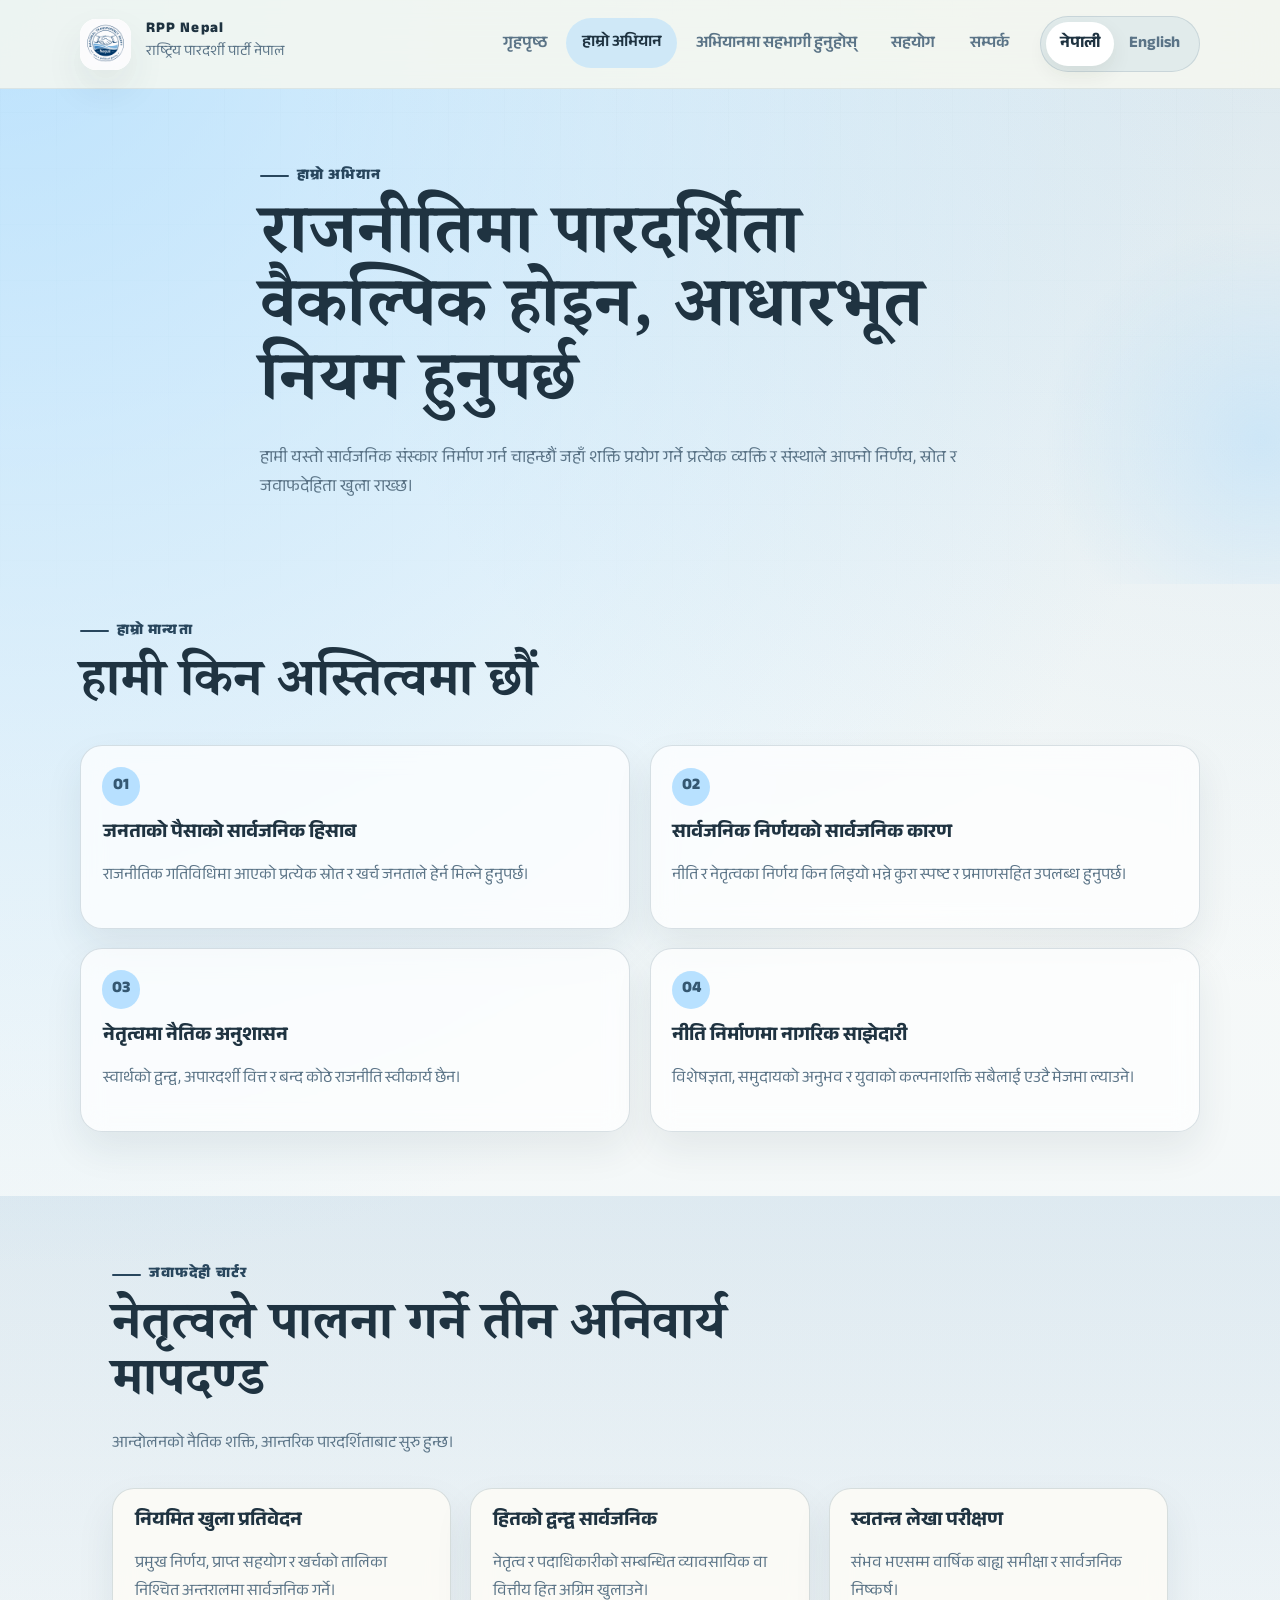
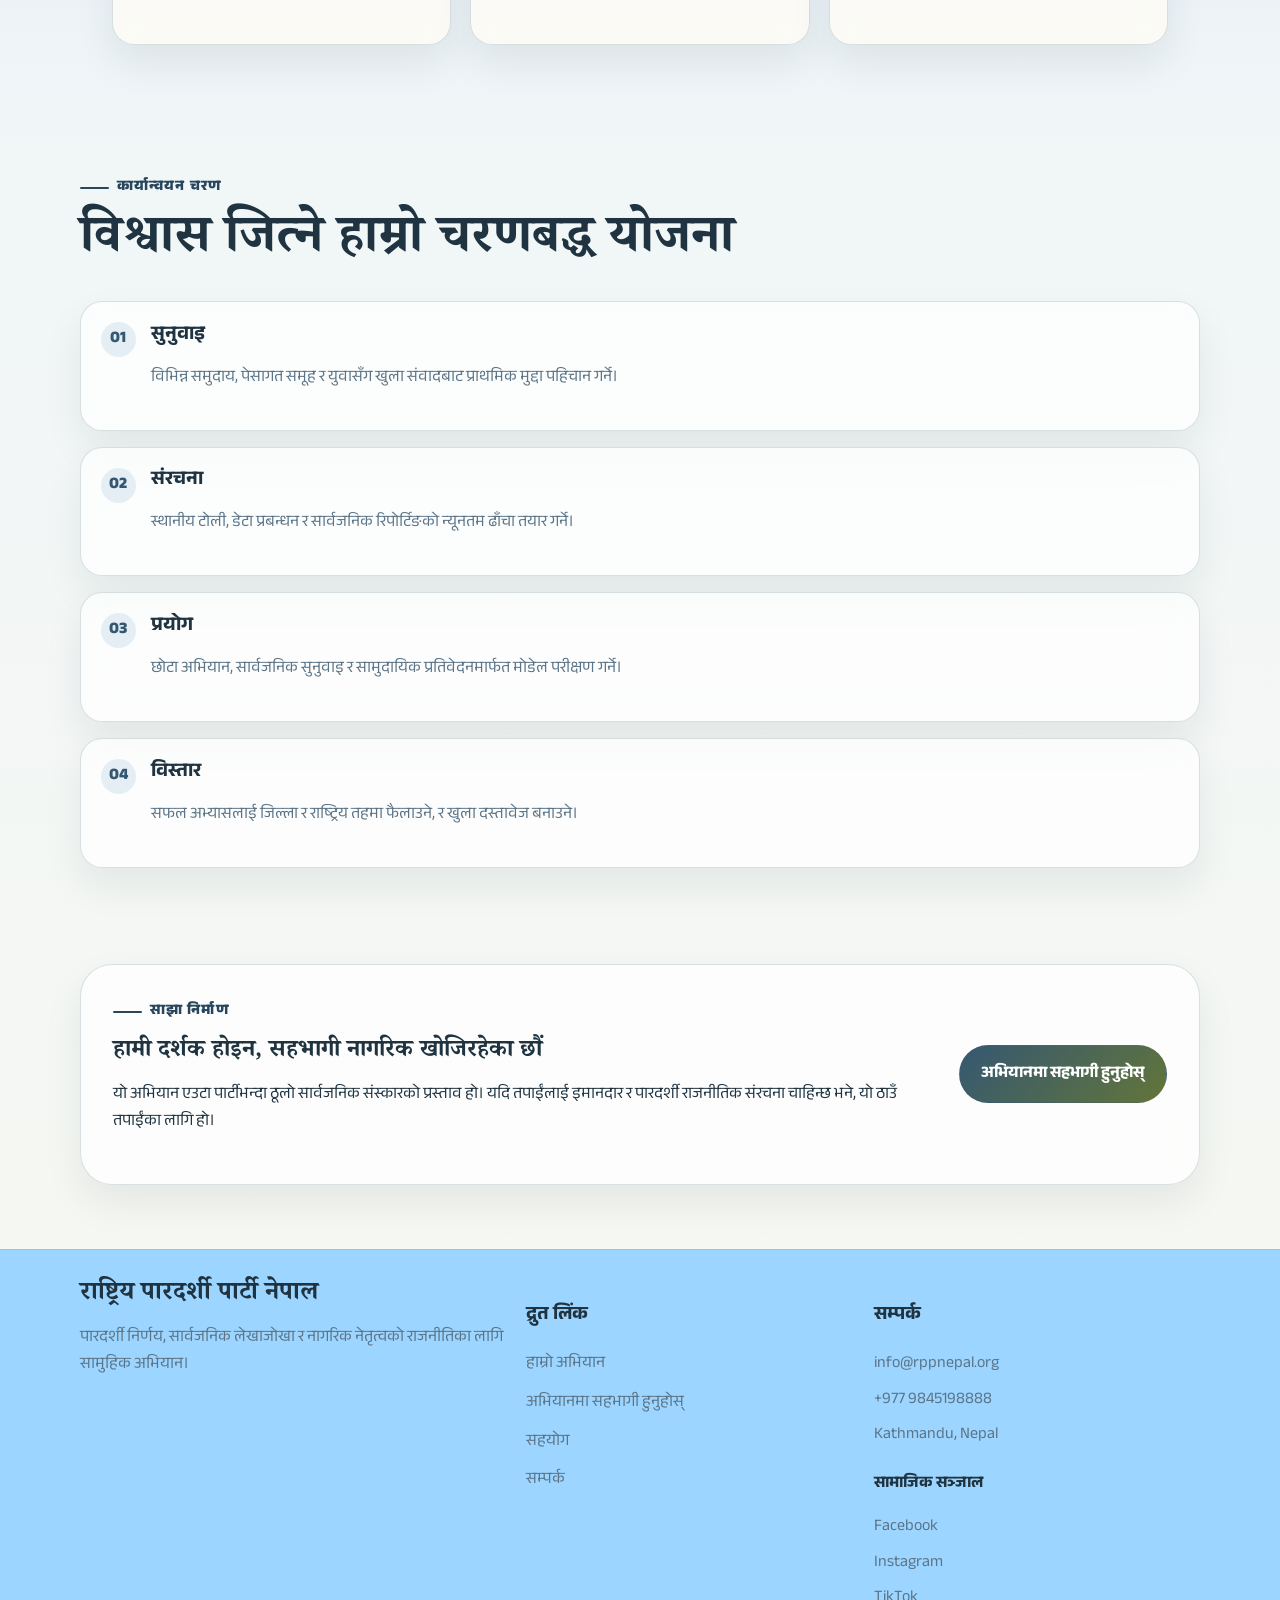
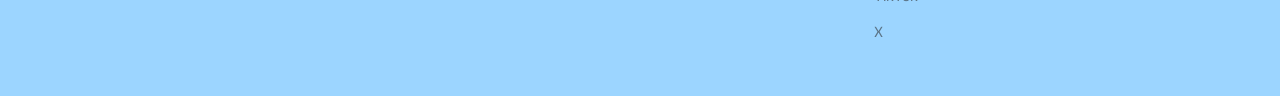
<file: mission.html>
<!doctype html>
<html lang="ne">
  <head>
    <meta charset="utf-8">
    <meta name="viewport" content="width=device-width, initial-scale=1">
    <title>Our Mission | National Transparency Party Nepal</title>
    <link rel="icon" type="image/png" sizes="32x32" href="favicon.png">
    <link rel="shortcut icon" href="favicon.png">
    <link rel="apple-touch-icon" sizes="180x180" href="apple-touch-icon.png">
    <link rel="preconnect" href="https://fonts.googleapis.com">
    <link rel="preconnect" href="https://fonts.gstatic.com" crossorigin>
    <link
      href="https://fonts.googleapis.com/css2?family=Anek+Devanagari:wght@400;500;600;700;800&family=Noto+Serif+Devanagari:wght@600;700&display=swap"
      rel="stylesheet"
    >
    <link rel="stylesheet" href="assets/css/styles.css">
    <script src="assets/js/site-config.js" defer></script>
    <script src="assets/js/site.js" defer></script>
  </head>
  <body data-page="mission" data-page-title="pages.mission">
    <header class="site-header">
      <div class="shell header-row">
        <a class="brand" href="index.html" aria-label="National Transparency Party Nepal">
          <img class="brand-mark" src="assets/logo.png" alt="" width="1024" height="1024">
          <span class="brand-text">
            <strong data-i18n="brand.short"></strong>
            <small data-i18n="brand.long"></small>
          </span>
        </a>

        <button
          class="nav-toggle"
          type="button"
          aria-expanded="false"
          aria-controls="site-nav"
          data-nav-toggle
        >
          <span></span>
          <span></span>
        </button>

        <div class="menu-panel">
          <nav class="site-nav" id="site-nav" aria-label="Primary">
            <a href="index.html" data-i18n="nav.home"></a>
            <a href="mission.html" data-i18n="nav.mission"></a>
            <a href="join.html" data-i18n="nav.join"></a>
            <a href="donation.html" data-i18n="nav.donation"></a>
            <a href="contact.html" data-i18n="nav.contact"></a>
          </nav>

          <div class="language-switch" aria-label="Language switcher">
            <button type="button" data-lang-switch="ne">नेपाली</button>
            <button type="button" data-lang-switch="en">English</button>
          </div>
        </div>
      </div>
    </header>

    <main>
      <section class="page-hero">
        <div class="shell page-hero-shell">
          <span class="eyebrow" data-i18n="mission.hero.kicker"></span>
          <h1 data-i18n="mission.hero.title"></h1>
          <p data-i18n="mission.hero.description"></p>
        </div>
      </section>

      <section class="section">
        <div class="shell">
          <div class="section-heading compact">
            <span class="eyebrow" data-i18n="mission.values.kicker"></span>
            <h2 data-i18n="mission.values.title"></h2>
          </div>

          <div class="card-grid card-grid-wide">
            <article class="info-card">
              <span class="card-badge">01</span>
              <h3 data-i18n="mission.values.cardOneTitle"></h3>
              <p data-i18n="mission.values.cardOneDescription"></p>
            </article>
            <article class="info-card">
              <span class="card-badge">02</span>
              <h3 data-i18n="mission.values.cardTwoTitle"></h3>
              <p data-i18n="mission.values.cardTwoDescription"></p>
            </article>
            <article class="info-card">
              <span class="card-badge">03</span>
              <h3 data-i18n="mission.values.cardThreeTitle"></h3>
              <p data-i18n="mission.values.cardThreeDescription"></p>
            </article>
            <article class="info-card">
              <span class="card-badge">04</span>
              <h3 data-i18n="mission.values.cardFourTitle"></h3>
              <p data-i18n="mission.values.cardFourDescription"></p>
            </article>
          </div>
        </div>
      </section>

      <section class="section section-soft">
        <div class="shell promise-panel">
          <div class="section-heading compact">
            <span class="eyebrow" data-i18n="mission.charter.kicker"></span>
            <h2 data-i18n="mission.charter.title"></h2>
            <p data-i18n="mission.charter.description"></p>
          </div>

          <div class="promise-grid">
            <article class="pledge-card">
              <h3 data-i18n="mission.charter.pointOneTitle"></h3>
              <p data-i18n="mission.charter.pointOneDescription"></p>
            </article>
            <article class="pledge-card">
              <h3 data-i18n="mission.charter.pointTwoTitle"></h3>
              <p data-i18n="mission.charter.pointTwoDescription"></p>
            </article>
            <article class="pledge-card">
              <h3 data-i18n="mission.charter.pointThreeTitle"></h3>
              <p data-i18n="mission.charter.pointThreeDescription"></p>
            </article>
          </div>
        </div>
      </section>

      <section class="section">
        <div class="shell">
          <div class="section-heading compact">
            <span class="eyebrow" data-i18n="mission.timeline.kicker"></span>
            <h2 data-i18n="mission.timeline.title"></h2>
          </div>

          <div class="timeline timeline-extended">
            <article class="timeline-step">
              <span class="timeline-index">01</span>
              <h3 data-i18n="mission.timeline.stepOneTitle"></h3>
              <p data-i18n="mission.timeline.stepOneDescription"></p>
            </article>
            <article class="timeline-step">
              <span class="timeline-index">02</span>
              <h3 data-i18n="mission.timeline.stepTwoTitle"></h3>
              <p data-i18n="mission.timeline.stepTwoDescription"></p>
            </article>
            <article class="timeline-step">
              <span class="timeline-index">03</span>
              <h3 data-i18n="mission.timeline.stepThreeTitle"></h3>
              <p data-i18n="mission.timeline.stepThreeDescription"></p>
            </article>
            <article class="timeline-step">
              <span class="timeline-index">04</span>
              <h3 data-i18n="mission.timeline.stepFourTitle"></h3>
              <p data-i18n="mission.timeline.stepFourDescription"></p>
            </article>
          </div>
        </div>
      </section>

      <section class="section">
        <div class="shell callout-banner">
          <div>
            <span class="eyebrow" data-i18n="mission.outro.kicker"></span>
            <h2 data-i18n="mission.outro.title"></h2>
            <p data-i18n="mission.outro.description"></p>
          </div>
          <a class="button button-primary" href="join.html" data-i18n="actions.join"></a>
        </div>
      </section>
    </main>

    <footer class="site-footer">
      <div class="shell footer-grid">
        <div>
          <h2 data-i18n="brand.long"></h2>
          <p data-i18n="footer.tagline"></p>
        </div>

        <div>
          <h3 data-i18n="footer.quickLinksTitle"></h3>
          <ul class="footer-links">
            <li><a href="mission.html" data-i18n="nav.mission"></a></li>
            <li><a href="join.html" data-i18n="nav.join"></a></li>
            <li><a href="donation.html" data-i18n="nav.donation"></a></li>
            <li><a href="contact.html" data-i18n="nav.contact"></a></li>
          </ul>
        </div>

        <div>
          <h3 data-i18n="footer.contactTitle"></h3>
          <ul class="footer-links footer-links-compact">
            <li>
              <a href="#" data-config="organization.email" data-config-type="email"></a>
            </li>
            <li>
              <a href="#" data-config="organization.phone" data-config-type="tel"></a>
            </li>
            <li>
              <span data-config="organization.address"></span>
            </li>
          </ul>
          <h3 class="footer-subheading" data-i18n="footer.socialTitle"></h3>
          <ul class="footer-links footer-links-compact">
            <li><a href="#" data-config="organization.social.facebook" data-config-type="url">Facebook</a></li>
            <li><a href="#" data-config="organization.social.instagram" data-config-type="url">Instagram</a></li>
            <li><a href="#" data-config="organization.social.tiktok" data-config-type="url">TikTok</a></li>
            <li><a href="#" data-config="organization.social.x" data-config-type="url">X</a></li>
          </ul>
        </div>
      </div>
    </footer>
  </body>
</html>
</file>
<file: assets/css/styles.css>
:root {
  --primary: #355872;
  --secondary: #7aaace;
  --accent-gold: #9cd5ff;
  --accent-red: #28465d;
  --ink: #1f3341;
  --muted: #5b7487;
  --surface: #f7f8f0;
  --surface-soft: #eef5f8;
  --surface-strong: #dfeef7;
  --border: rgba(53, 88, 114, 0.18);
  --shadow: 0 24px 60px rgba(31, 51, 65, 0.12);
  --shadow-soft: 0 18px 38px rgba(31, 51, 65, 0.08);
  --radius-xl: 32px;
  --radius-lg: 22px;
  --radius-md: 16px;
  --radius-sm: 12px;
  --shell-width: min(1120px, calc(100% - 2rem));
}

*,
*::before,
*::after {
  box-sizing: border-box;
}

html {
  scroll-behavior: smooth;
}

body {
  margin: 0;
  min-height: 100vh;
  font-family: "Anek Devanagari", sans-serif;
  color: var(--ink);
  background:
    radial-gradient(circle at top left, rgba(156, 213, 255, 0.66), transparent 36%),
    radial-gradient(circle at top right, rgba(122, 170, 206, 0.24), transparent 28%),
    linear-gradient(180deg, #fbfcf9 0%, #f1f6f8 52%, #f7f8f0 100%);
}

body::before {
  content: "";
  position: fixed;
  inset: 0;
  pointer-events: none;
  background-image:
    linear-gradient(rgba(53, 88, 114, 0.035) 1px, transparent 1px),
    linear-gradient(90deg, rgba(53, 88, 114, 0.035) 1px, transparent 1px);
  background-size: 56px 56px;
  mask-image: linear-gradient(180deg, rgba(0, 0, 0, 0.35), transparent 78%);
}

img {
  max-width: 100%;
  display: block;
}

a {
  color: inherit;
  text-decoration: none;
}

button,
input,
textarea,
select {
  font: inherit;
}

.shell {
  width: var(--shell-width);
  margin: 0 auto;
}

.site-header {
  position: sticky;
  top: 0;
  z-index: 30;
  backdrop-filter: blur(18px);
  background: rgba(247, 248, 240, 0.82);
  border-bottom: 1px solid rgba(53, 88, 114, 0.1);
}

.header-row {
  display: flex;
  align-items: center;
  justify-content: space-between;
  gap: 1rem;
  padding: 1rem 0;
}

.brand {
  display: inline-flex;
  align-items: center;
  gap: 0.9rem;
  min-width: 0;
}

.brand-mark {
  display: block;
  width: 3.2rem;
  height: 3.2rem;
  border-radius: 1rem;
  object-fit: contain;
  background: white;
  box-shadow: var(--shadow-soft);
}

.brand-text {
  display: grid;
  gap: 0.12rem;
}

.brand-text strong {
  font-size: 0.92rem;
  font-weight: 800;
  line-height: 1;
  letter-spacing: 0.08em;
}

.brand-text small {
  color: var(--muted);
  font-size: 0.9rem;
}

.menu-panel {
  display: flex;
  align-items: center;
  gap: 1rem;
  margin-left: auto;
}

.site-nav {
  display: flex;
  align-items: center;
  gap: 0.25rem;
}

.site-nav a {
  padding: 0.72rem 0.95rem;
  border-radius: 999px;
  color: var(--muted);
  font-weight: 600;
  transition: background-color 160ms ease, color 160ms ease, transform 160ms ease;
}

.site-nav a:hover,
.site-nav a:focus-visible,
.site-nav a.is-current {
  color: var(--ink);
  background: rgba(156, 213, 255, 0.4);
  transform: translateY(-1px);
}

.language-switch {
  display: inline-flex;
  padding: 0.3rem;
  border-radius: 999px;
  background: rgba(122, 170, 206, 0.14);
  border: 1px solid rgba(53, 88, 114, 0.14);
}

.language-switch button {
  border: 0;
  border-radius: 999px;
  padding: 0.55rem 0.9rem;
  background: transparent;
  color: var(--muted);
  cursor: pointer;
  font-weight: 700;
  transition: background-color 160ms ease, color 160ms ease;
}

.language-switch button.is-active {
  background: white;
  color: var(--ink);
  box-shadow: 0 8px 20px rgba(34, 40, 18, 0.08);
}

.nav-toggle {
  display: none;
  width: 3rem;
  height: 3rem;
  padding: 0;
  border: 0;
  border-radius: 999px;
  background: rgba(122, 170, 206, 0.18);
  cursor: pointer;
}

.nav-toggle span {
  display: block;
  width: 1.15rem;
  height: 2px;
  margin: 0.34rem auto;
  background: var(--ink);
  border-radius: 999px;
}

.hero,
.page-hero {
  position: relative;
  overflow: clip;
}

.hero::before,
.page-hero::before {
  content: "";
  position: absolute;
  inset: auto -16% -16% auto;
  width: 28rem;
  height: 28rem;
  border-radius: 50%;
  background: radial-gradient(circle, rgba(156, 213, 255, 0.34) 0%, transparent 68%);
}

.hero-home {
  padding: 5.5rem 0 3rem;
}

.hero-grid {
  display: grid;
  grid-template-columns: minmax(0, 1.25fr) minmax(280px, 0.95fr);
  align-items: stretch;
  gap: 2rem;
}

.hero-copy,
.hero-panel,
.manifesto-card,
.callout-banner,
.promise-panel,
.detail-panel,
.contact-sidebar,
.form-shell {
  position: relative;
  z-index: 1;
}

.eyebrow {
  display: inline-flex;
  align-items: center;
  gap: 0.5rem;
  margin-bottom: 1rem;
  color: var(--accent-red);
  font-size: 0.9rem;
  font-weight: 800;
  letter-spacing: 0.08em;
  text-transform: uppercase;
}

.eyebrow::before {
  content: "";
  width: 1.8rem;
  height: 2px;
  border-radius: 999px;
  background: currentColor;
}

.hero h1,
.page-hero h1,
.section-heading h2,
.manifesto-card h2,
.cta-card h3,
.callout-banner h2,
.site-footer h2,
.detail-panel h2,
.promise-panel h2 {
  margin: 0;
  font-family: "Noto Serif Devanagari", serif;
  font-weight: 700;
  line-height: 1.06;
}

.hero h1 {
  max-width: 11ch;
  font-size: clamp(2.9rem, 7vw, 5.1rem);
}

.hero-text,
.page-hero p,
.section-heading p,
.info-card p,
.timeline-step p,
.cta-card p,
.pledge-card p,
.detail-item p,
.detail-item a,
.mini-list p,
.form-note,
.status-message,
.site-footer p,
.footer-links a,
.footer-links span {
  color: var(--muted);
  line-height: 1.72;
}

.hero-text {
  max-width: 62ch;
  margin: 1.35rem 0 0;
  font-size: 1.08rem;
}

.button-row,
.form-actions {
  display: flex;
  flex-wrap: wrap;
  gap: 0.9rem;
  align-items: center;
  margin-top: 1.8rem;
}

.button {
  display: inline-flex;
  align-items: center;
  justify-content: center;
  min-height: 3.25rem;
  padding: 0.9rem 1.35rem;
  border-radius: 999px;
  border: 1px solid transparent;
  font-weight: 700;
  transition: transform 180ms ease, box-shadow 180ms ease, background-color 180ms ease;
}

.button:hover,
.button:focus-visible {
  transform: translateY(-2px);
  box-shadow: 0 14px 28px rgba(42, 44, 28, 0.14);
}

.button-primary {
  color: white;
  background: linear-gradient(135deg, var(--primary), #637539);
}

.button-secondary {
  color: var(--ink);
  background: rgba(156, 213, 255, 0.52);
  border-color: rgba(53, 88, 114, 0.16);
}

.stat-grid {
  display: grid;
  grid-template-columns: repeat(3, minmax(0, 1fr));
  gap: 1rem;
  margin-top: 2rem;
}

.stat-card,
.hero-panel,
.manifesto-card,
.info-card,
.timeline-step,
.cta-card,
.pledge-card,
.detail-panel,
.callout-banner,
.join-form,
.form-note-card {
  background: rgba(255, 255, 255, 0.72);
  border: 1px solid var(--border);
  box-shadow: var(--shadow-soft);
  backdrop-filter: blur(12px);
}

.stat-card {
  padding: 1rem 1rem 1.1rem;
  border-radius: 1.2rem;
}

.stat-card strong {
  display: block;
  margin-bottom: 0.28rem;
  font-size: 1.75rem;
  font-weight: 800;
}

.stat-card span {
  color: var(--muted);
  font-size: 0.95rem;
}

.hero-panel {
  border-radius: var(--radius-xl);
  padding: 1.45rem;
  overflow: hidden;
  background:
    linear-gradient(180deg, rgba(156, 213, 255, 0.62), rgba(255, 255, 255, 0.92)),
    rgba(255, 255, 255, 0.92);
}

.hero-panel::after {
  content: "";
  position: absolute;
  inset: -20% auto auto 60%;
  width: 12rem;
  height: 12rem;
  border-radius: 50%;
  background: radial-gradient(circle, rgba(53, 88, 114, 0.14) 0%, transparent 70%);
}

.panel-tag {
  display: inline-flex;
  padding: 0.45rem 0.75rem;
  border-radius: 999px;
  background: rgba(255, 255, 255, 0.68);
  color: var(--accent-red);
  font-size: 0.85rem;
  font-weight: 700;
}

.hero-panel h2 {
  margin: 1rem 0 1.2rem;
  font-size: 2rem;
  line-height: 1.15;
}

.panel-list {
  display: grid;
  gap: 1rem;
}

.panel-item {
  display: grid;
  grid-template-columns: auto 1fr;
  gap: 0.9rem;
  align-items: start;
  padding: 1rem;
  border-radius: 1.1rem;
  background: rgba(255, 255, 255, 0.7);
}

.panel-index {
  color: var(--primary);
  font-weight: 800;
}

.panel-item p {
  margin: 0;
  line-height: 1.65;
}

.section,
.page-hero {
  padding: 2rem 0 4rem;
}

.page-hero {
  padding-top: 4.5rem;
}

.page-hero-shell {
  max-width: 760px;
}

.page-hero h1 {
  font-size: clamp(2.6rem, 6vw, 4.35rem);
}

.page-hero p {
  margin-top: 1.2rem;
  font-size: 1.06rem;
}

.manifesto-card,
.callout-banner,
.promise-panel {
  border-radius: var(--radius-xl);
  padding: clamp(1.4rem, 3vw, 2rem);
}

.manifesto-card {
  display: grid;
  gap: 1rem;
  background:
    linear-gradient(110deg, rgba(53, 88, 114, 0.95), rgba(122, 170, 206, 0.88)),
    rgba(53, 88, 114, 0.92);
  color: white;
}

.manifesto-card .eyebrow,
.manifesto-card .manifesto-text,
.manifesto-card h2 {
  color: white;
}

.section-soft {
  background:
    linear-gradient(180deg, rgba(122, 170, 206, 0.18), rgba(255, 255, 255, 0)),
    transparent;
}

.section-heading {
  max-width: 760px;
  margin-bottom: 1.8rem;
}

.section-heading.compact {
  max-width: 680px;
}

.section-heading h2 {
  font-size: clamp(2rem, 5vw, 3.3rem);
}

.card-grid,
.cta-grid,
.promise-grid,
.social-grid {
  display: grid;
  gap: 1.2rem;
}

.card-grid {
  grid-template-columns: repeat(3, minmax(0, 1fr));
}

.card-grid-wide {
  grid-template-columns: repeat(2, minmax(0, 1fr));
}

.info-card,
.cta-card,
.pledge-card {
  border-radius: var(--radius-lg);
  padding: 1.35rem;
}

.card-badge {
  display: inline-grid;
  place-items: center;
  width: 2.4rem;
  height: 2.4rem;
  margin-bottom: 1rem;
  border-radius: 999px;
  background: rgba(156, 213, 255, 0.7);
  color: var(--primary);
  font-weight: 800;
}

.info-card h3,
.timeline-step h3,
.cta-card h3,
.pledge-card h3,
.detail-panel h3,
.contact-sidebar h3,
.form-note-card h3 {
  margin: 0 0 0.65rem;
  font-size: 1.2rem;
  line-height: 1.3;
}

.roadmap-layout {
  display: grid;
  gap: 1.6rem;
}

.timeline {
  display: grid;
  gap: 1rem;
}

.timeline-step {
  position: relative;
  border-radius: var(--radius-lg);
  padding: 1.35rem 1.35rem 1.35rem 4.4rem;
}

.timeline-index {
  position: absolute;
  top: 1.25rem;
  left: 1.25rem;
  display: inline-grid;
  place-items: center;
  width: 2.2rem;
  height: 2.2rem;
  border-radius: 999px;
  background: rgba(122, 170, 206, 0.18);
  color: var(--primary);
  font-weight: 800;
}

.cta-grid {
  grid-template-columns: repeat(3, minmax(0, 1fr));
}

.cta-card {
  display: grid;
  gap: 0.9rem;
  align-content: start;
}

.cta-card a {
  width: fit-content;
  padding-bottom: 0.12rem;
  border-bottom: 2px solid rgba(53, 88, 114, 0.22);
  color: var(--accent-red);
  font-weight: 800;
}

.cta-card-primary {
  background:
    linear-gradient(180deg, rgba(156, 213, 255, 0.48), rgba(255, 255, 255, 0.92)),
    white;
}

.promise-grid {
  grid-template-columns: repeat(3, minmax(0, 1fr));
  margin-top: 1.5rem;
}

.pledge-card {
  background: rgba(255, 253, 246, 0.76);
}

.callout-banner {
  display: grid;
  grid-template-columns: minmax(0, 1fr) auto;
  align-items: center;
  gap: 1.5rem;
}

.contact-grid {
  display: grid;
  grid-template-columns: minmax(0, 1fr);
  gap: 1.25rem;
  align-items: start;
  max-width: 860px;
  margin: 0 auto;
}

.contact-form-shell {
  display: block;
  padding: 0;
}

.detail-panel {
  border-radius: var(--radius-xl);
  padding: 1.45rem;
}

.contact-sidebar {
  display: grid;
  gap: 1.25rem;
}

.detail-list,
.mini-list {
  display: grid;
  gap: 1rem;
}

.detail-item {
  padding: 1rem 0;
  border-bottom: 1px solid rgba(53, 88, 114, 0.12);
}

.detail-item:last-child {
  border-bottom: 0;
  padding-bottom: 0;
}

.detail-item span,
.mini-list strong {
  display: block;
  margin-bottom: 0.35rem;
  color: var(--ink);
  font-weight: 700;
}

.detail-item a,
.social-grid a {
  color: var(--accent-red);
  font-weight: 700;
}

.social-grid {
  grid-template-columns: repeat(2, minmax(0, 1fr));
  margin-top: 1rem;
}

.social-grid a {
  display: inline-flex;
  align-items: center;
  justify-content: center;
  min-height: 3rem;
  border-radius: 999px;
  padding: 0.75rem 1rem;
  background: rgba(156, 213, 255, 0.34);
  border: 1px solid rgba(53, 88, 114, 0.14);
}

.info-card-accent {
  background:
    linear-gradient(180deg, rgba(156, 213, 255, 0.56), rgba(255, 255, 255, 0.88)),
    white;
}

.form-shell {
  display: grid;
  grid-template-columns: minmax(0, 1.25fr) minmax(280px, 0.82fr);
  gap: 1.2rem;
  align-items: start;
  border-radius: var(--radius-xl);
  padding: clamp(1.3rem, 3vw, 2rem);
}

.form-shell-priority {
  grid-template-columns: minmax(0, 1.35fr) minmax(260px, 0.78fr);
}

.form-stack {
  display: grid;
  gap: 1rem;
}

.join-form {
  border-radius: var(--radius-lg);
  padding: 1.35rem;
}

.field-grid {
  display: grid;
  grid-template-columns: repeat(2, minmax(0, 1fr));
  gap: 1rem;
}

.field {
  display: grid;
  gap: 0.5rem;
}

.field-full {
  grid-column: 1 / -1;
}

.field span,
.consent-row span {
  font-weight: 700;
}

.field input,
.field textarea {
  width: 100%;
  min-height: 3.25rem;
  padding: 0.9rem 1rem;
  border-radius: var(--radius-sm);
  border: 1px solid rgba(53, 88, 114, 0.24);
  background: rgba(255, 255, 255, 0.88);
  transition: border-color 140ms ease, box-shadow 140ms ease, background-color 140ms ease;
}

.field textarea {
  min-height: 10rem;
  resize: vertical;
}

.field input:focus,
.field input:focus-visible,
.field textarea:focus,
.field textarea:focus-visible {
  outline: none;
  border-color: rgba(53, 88, 114, 0.55);
  box-shadow: 0 0 0 4px rgba(156, 213, 255, 0.28);
  background: white;
}

.consent-row {
  display: flex;
  align-items: flex-start;
  gap: 0.75rem;
  margin-top: 1.15rem;
}

.consent-row input {
  margin-top: 0.28rem;
}

.form-note {
  margin: 0;
  max-width: 30rem;
}

.status-message {
  min-height: 1.5rem;
  margin: 1rem 0 0;
  font-weight: 600;
}

.status-message[data-state="success"] {
  color: #25613d;
}

.status-message[data-state="error"] {
  color: var(--accent-red);
}

.status-message[data-state="loading"] {
  color: var(--primary);
}

.form-note-card {
  border-radius: var(--radius-lg);
  padding: 1.35rem;
}

.bullet-panel {
  display: grid;
  gap: 0.9rem;
}

.panel-divider {
  width: 100%;
  height: 1px;
  margin: 0.15rem 0 0.35rem;
  background: linear-gradient(90deg, rgba(53, 88, 114, 0.08), rgba(53, 88, 114, 0.32), rgba(53, 88, 114, 0.08));
}

.bullet-list {
  display: grid;
  gap: 0.9rem;
  margin: 0;
  padding-left: 1.2rem;
  color: var(--muted);
}

.bullet-list li::marker {
  color: var(--primary);
}

.bullet-list strong {
  display: block;
  margin-bottom: 0.25rem;
  color: var(--ink);
}

.bullet-list p {
  margin: 0;
  line-height: 1.68;
}

body[data-page="join"] .page-hero {
  padding-bottom: 1rem;
}

.placeholder-value {
  color: var(--accent-red) !important;
  font-style: italic;
}

.is-disabled-link {
  opacity: 0.68;
  pointer-events: none;
}

.site-footer {
  padding: 2rem 0 3rem;
  border-top: 1px solid rgba(53, 88, 114, 0.12);
  background: var(--accent-gold);
}

.footer-grid {
  display: grid;
  grid-template-columns: minmax(0, 1.3fr) repeat(2, minmax(220px, 1fr));
  gap: 1.4rem;
}

.site-footer h2 {
  font-size: 1.6rem;
}

.footer-links {
  display: grid;
  gap: 0.7rem;
  padding: 0;
  margin: 1rem 0 0;
  list-style: none;
}

.footer-links-compact {
  gap: 0.5rem;
}

.footer-subheading {
  margin: 1.35rem 0 0;
  font-size: 1rem;
}

@media (max-width: 980px) {
  .header-row {
    flex-wrap: wrap;
    align-items: center;
  }

  .nav-toggle {
    display: inline-block;
  }

  .menu-panel {
    display: none;
    width: 100%;
    padding-top: 0.35rem;
    margin-left: 0;
  }

  body.nav-open .menu-panel {
    display: grid;
    gap: 0.85rem;
  }

  .site-nav {
    flex-direction: column;
    align-items: stretch;
  }

  .site-nav a {
    padding: 0.8rem 1rem;
  }

  .language-switch {
    width: fit-content;
    margin-left: 0;
  }

  .hero-grid,
  .contact-grid,
  .form-shell,
  .callout-banner,
  .footer-grid {
    grid-template-columns: 1fr;
  }

  .card-grid,
  .cta-grid,
  .promise-grid {
    grid-template-columns: repeat(2, minmax(0, 1fr));
  }
}

@media (max-width: 720px) {
  .hero-home {
    padding-top: 4.5rem;
  }

  .hero h1 {
    max-width: 12ch;
  }

  .stat-grid,
  .card-grid,
  .card-grid-wide,
  .cta-grid,
  .promise-grid,
  .field-grid,
  .social-grid {
    grid-template-columns: 1fr;
  }

  .callout-banner {
    align-items: start;
  }

  .header-row {
    gap: 0.75rem;
    justify-content: space-between;
  }

  .brand {
    flex: 1 1 auto;
    min-width: 0;
  }

  .menu-panel {
    padding-top: 0.2rem;
  }
}
</file>
